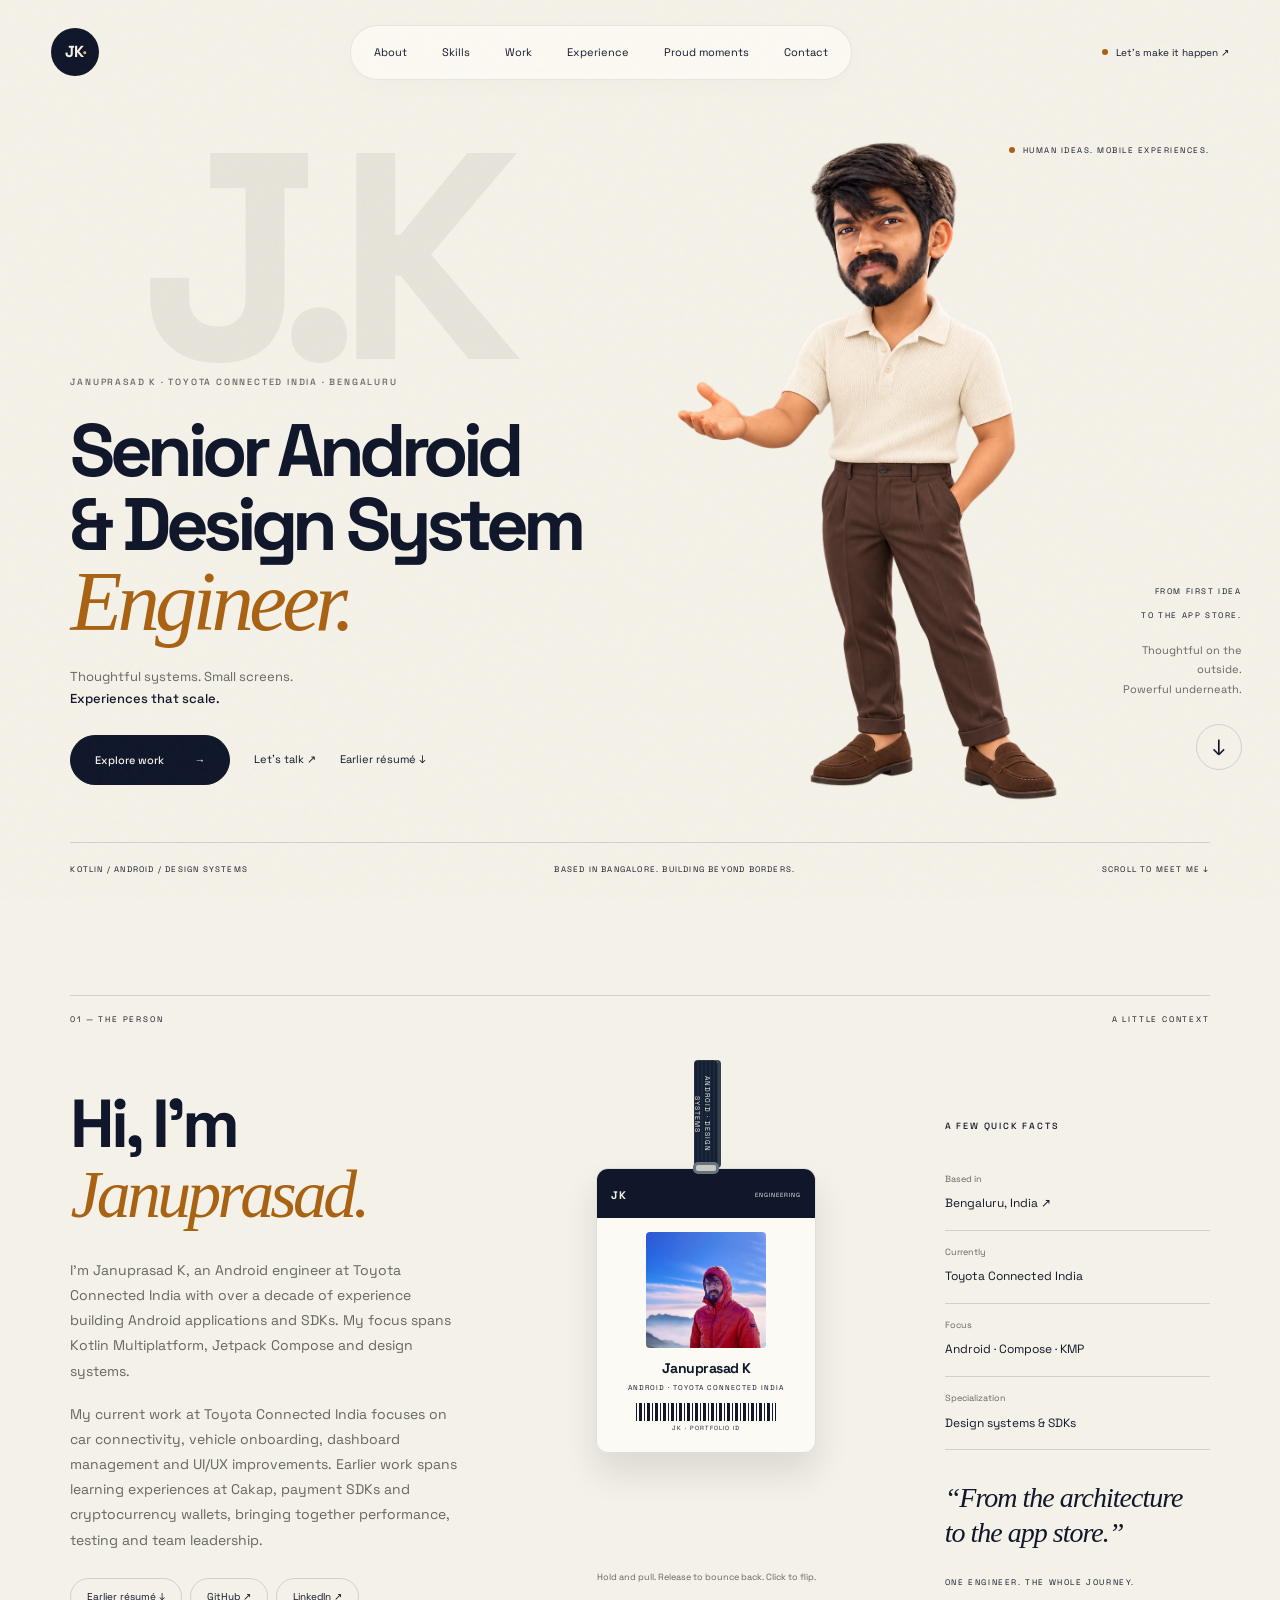
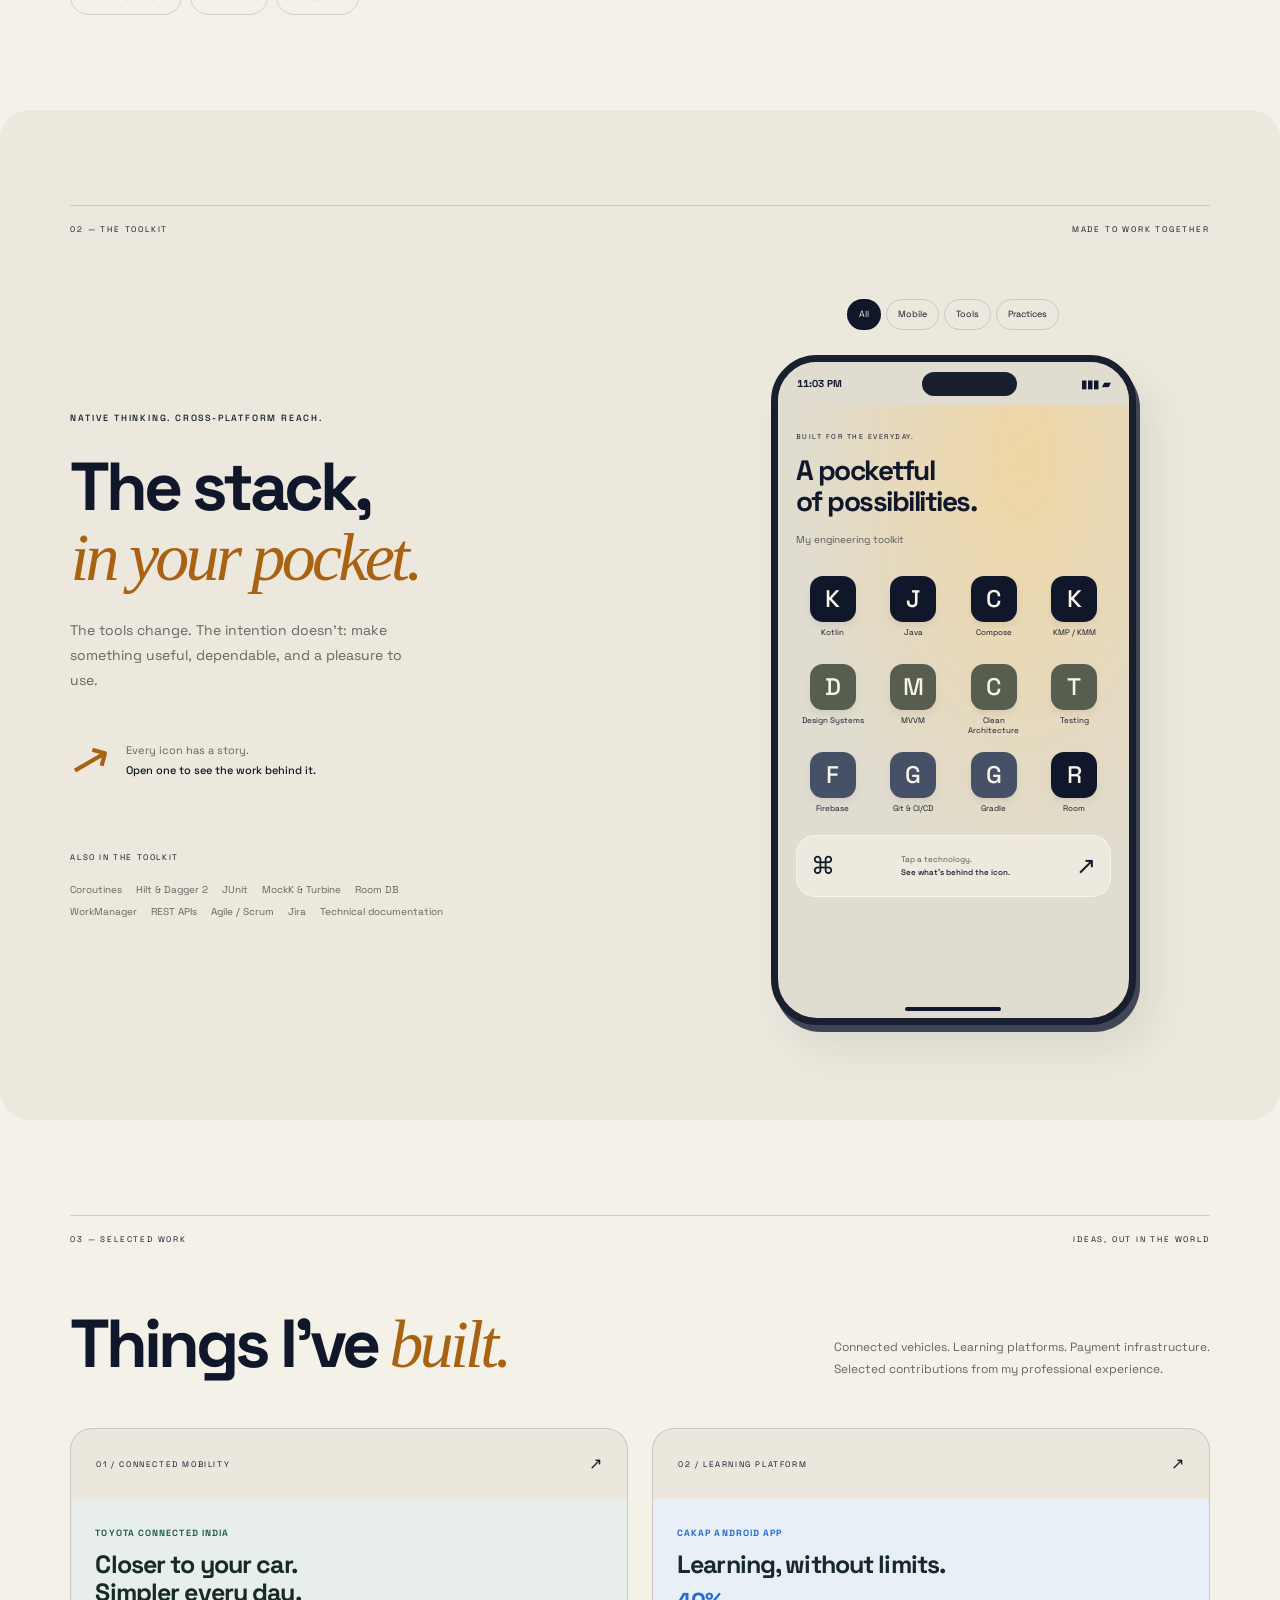
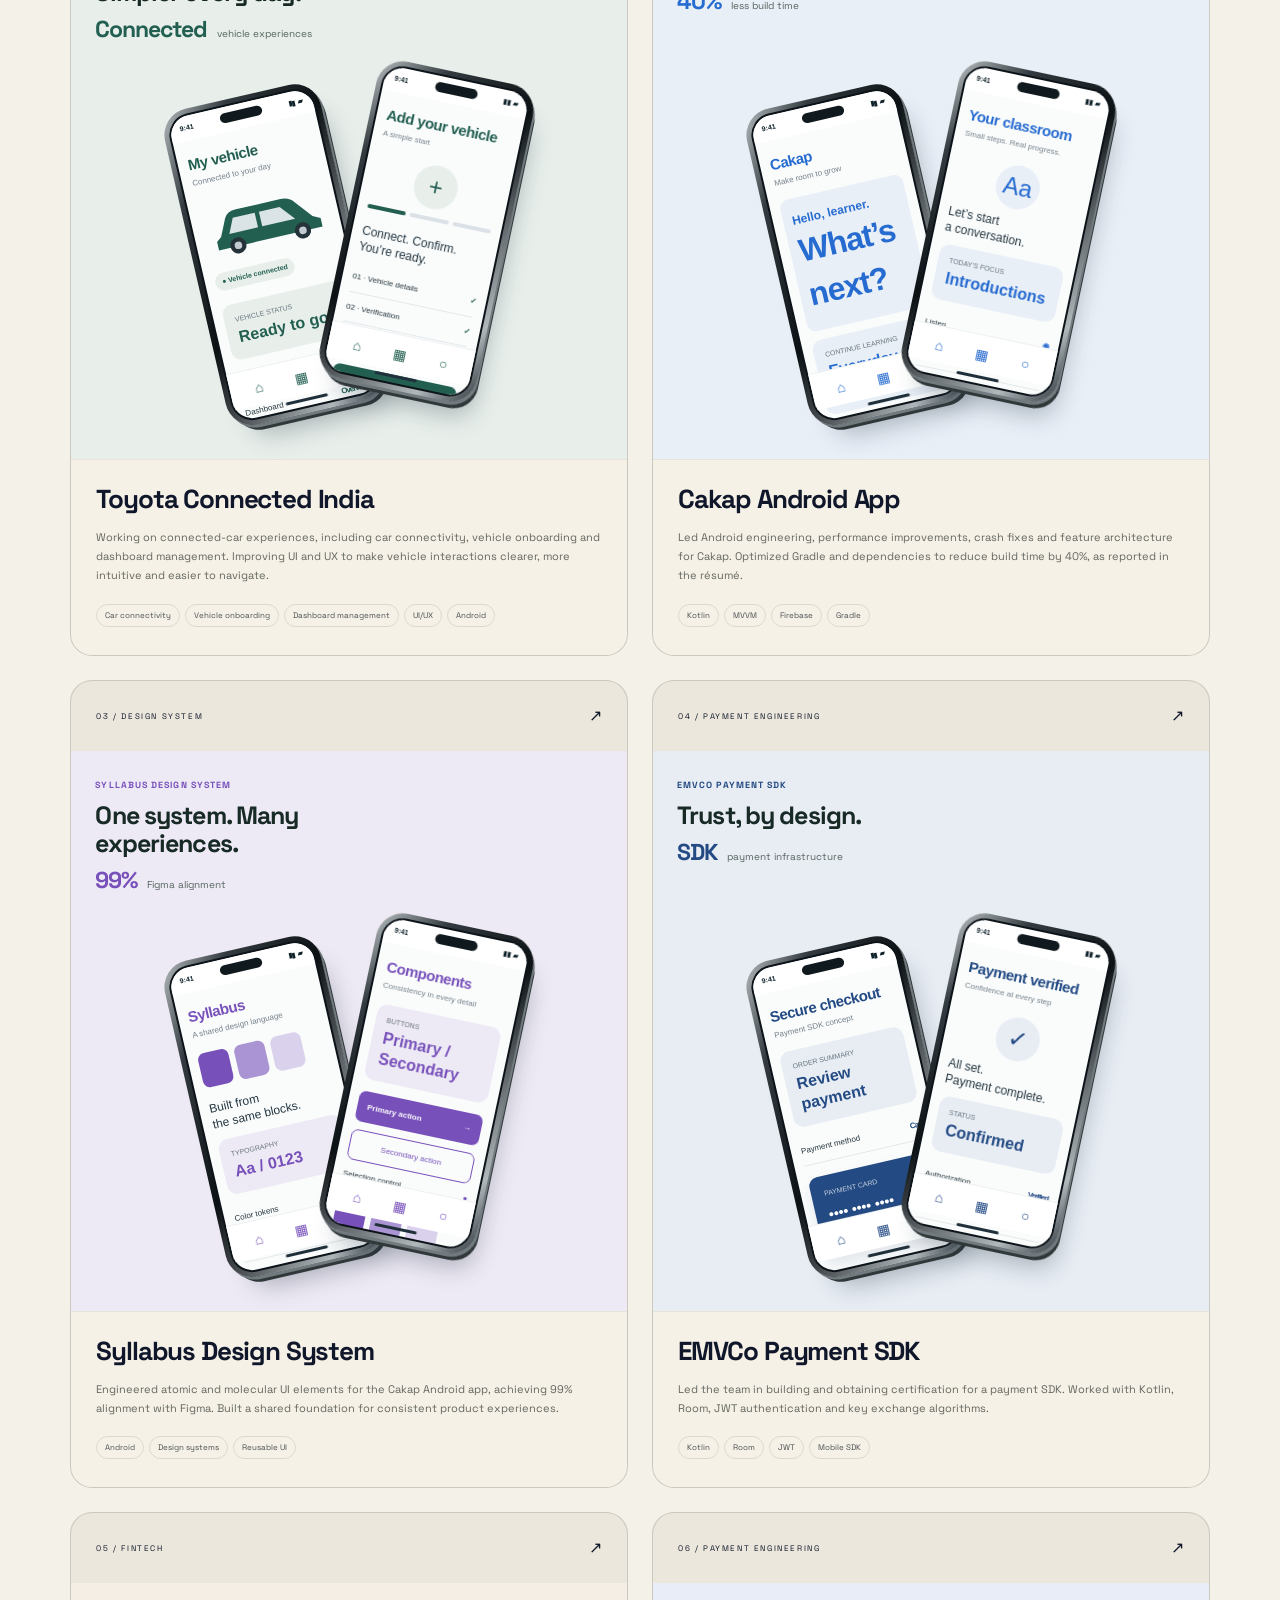
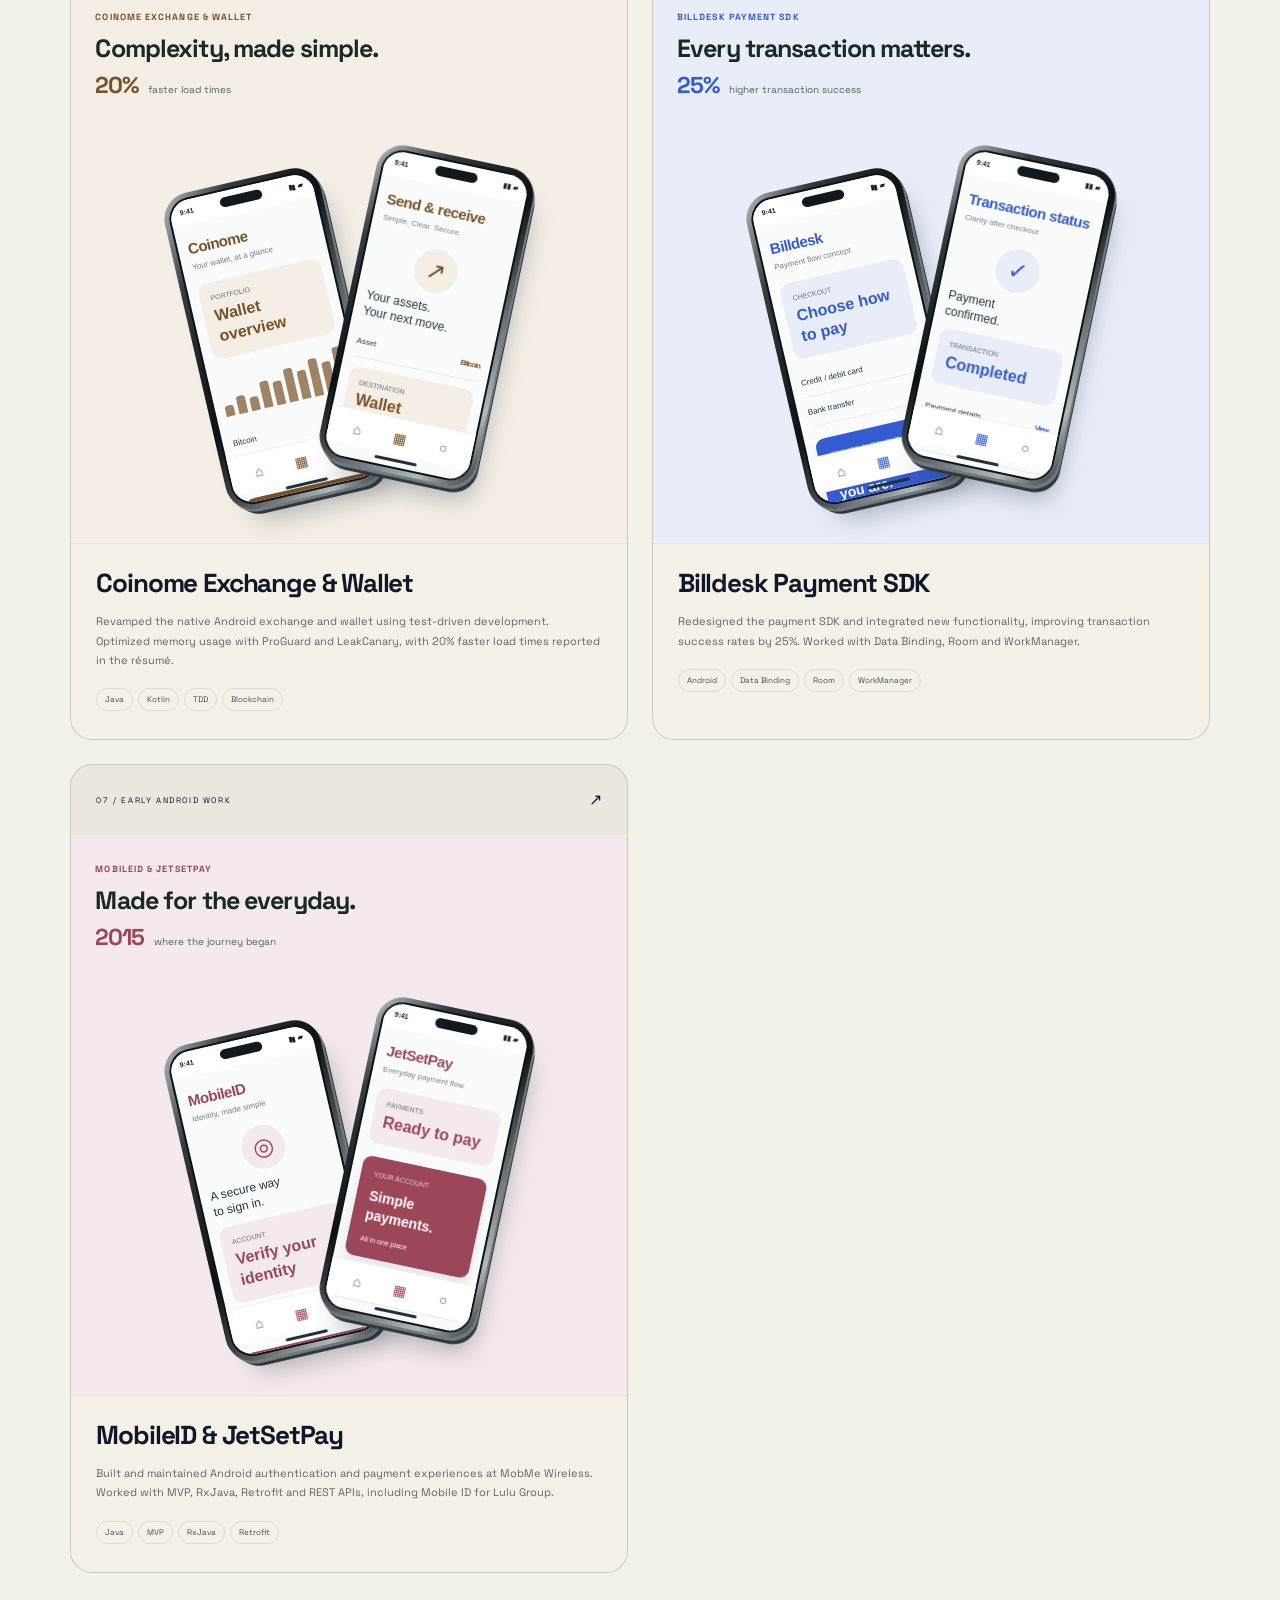
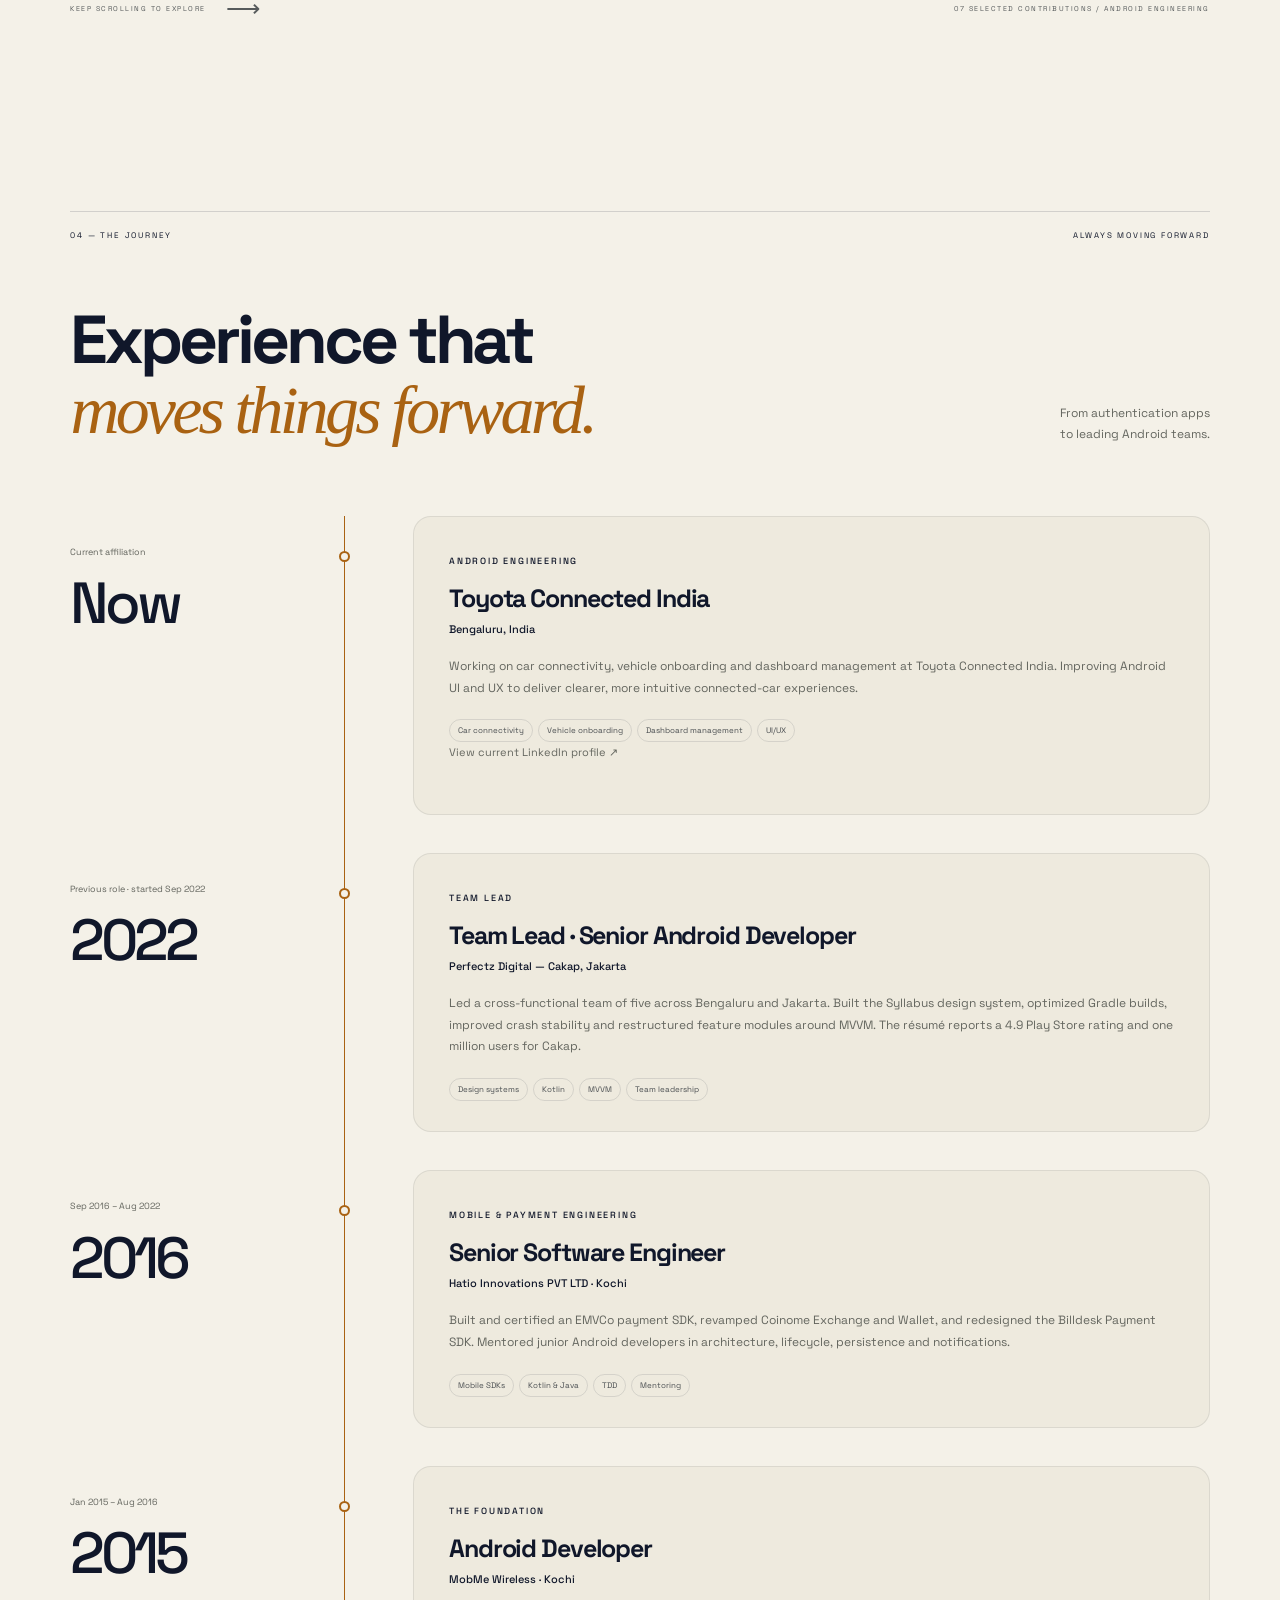
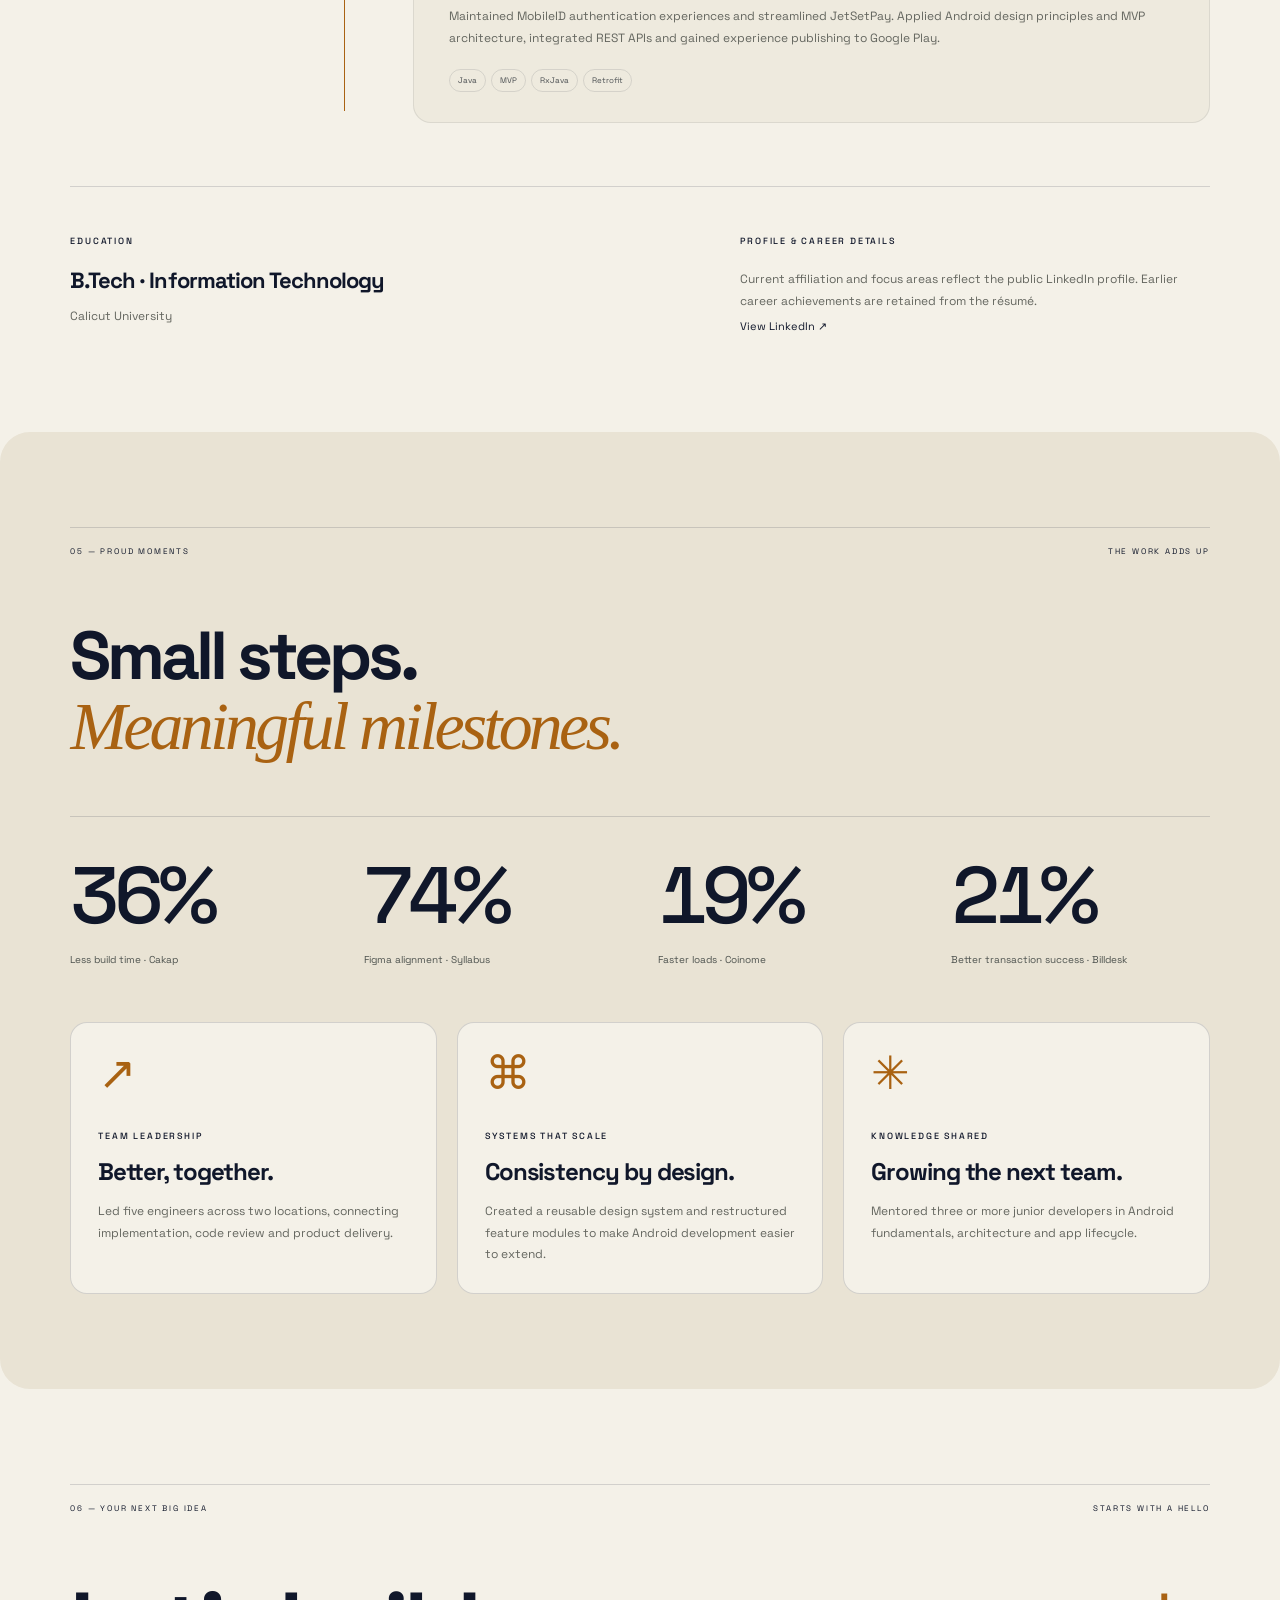
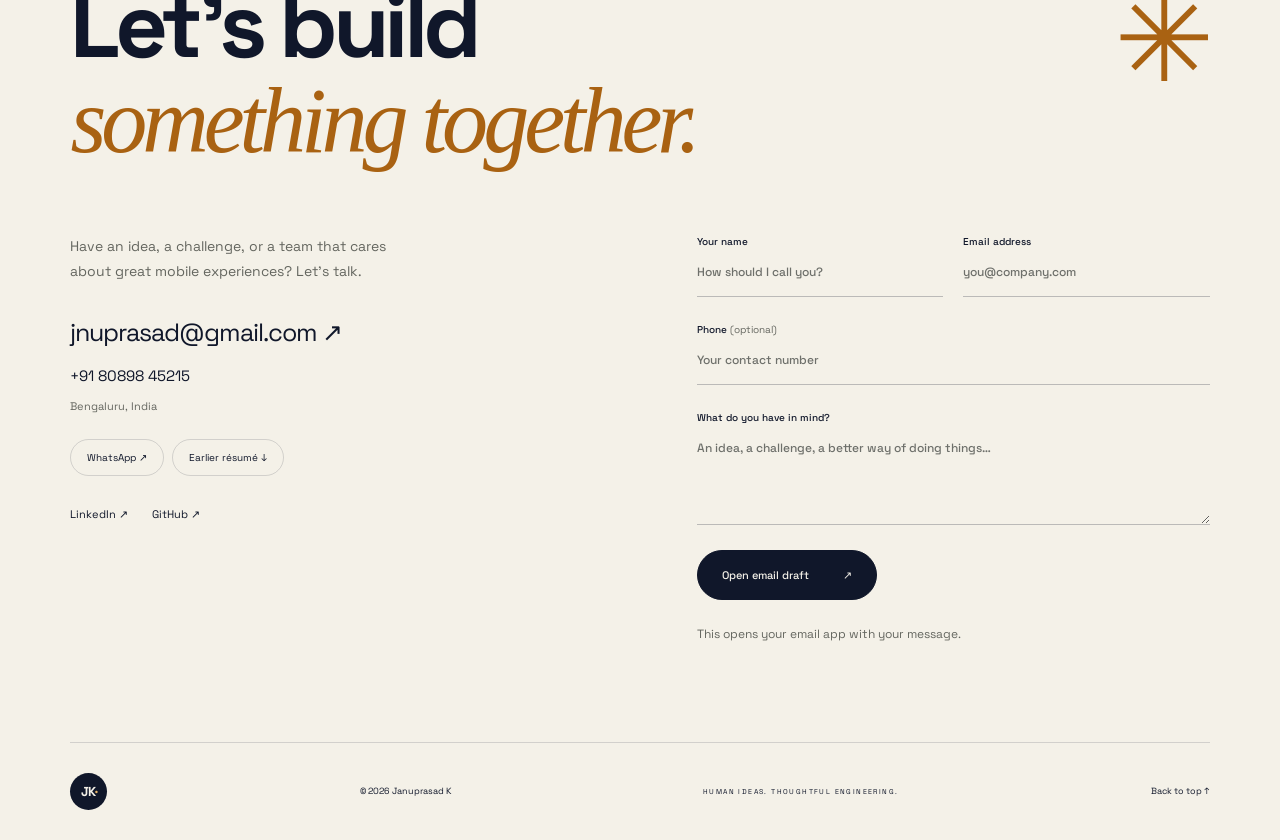
<file: index.html>
<!DOCTYPE html>

<html class="__variable_611886" lang="en"><head><meta charset="utf-8"/><meta content="width=device-width, initial-scale=1" name="viewport"/><link as="font" crossorigin="" href="fonts/31250b261513219c-s.p.woff2" rel="preload" type="font/woff2"/><link as="font" crossorigin="" href="fonts/46d978a299613541-s.p.woff2" rel="preload" type="font/woff2"/><link as="font" crossorigin="" href="fonts/5977941da3f6f441-s.p.woff2" rel="preload" type="font/woff2"/><link data-precedence="next" href="css/f474e1448b42ed88.css" rel="stylesheet"/><meta content="#F4F1E8" name="theme-color"/><title>Januprasad K | Senior Android Developer</title><meta content="Januprasad K — Senior Android developer specializing in design systems, Kotlin, mobile SDKs and scalable application architecture." name="description"/><meta content="Januprasad K" name="author"/><meta content="index, follow, max-image-preview:large" name="robots"/><link href="images/favicon.svg" rel="icon"/><meta content="" name="next-size-adjust"/><link href="css/custom.css" rel="stylesheet"/><link rel="stylesheet" href="css/project-mockups.css"/><link rel="stylesheet" href="css/avatar-companion.css"/></head><body><div hidden=""><!--$--><!--/$--></div><a class="skip-link" href="#main">Skip to content</a><header class="site-header"><a aria-label="Januprasad K home" class="monogram" href="#home">JK<span>·</span></a><button aria-controls="navigation" aria-expanded="false" aria-label="Menu: open navigation" class="menu-toggle">Menu <span aria-hidden="true">+</span></button><nav aria-label="Main navigation" class="pill-nav" id="navigation"><a href="#about">About</a><a href="#skills">Skills</a><a href="#projects">Work</a><a href="#experience">Experience</a><a href="#moments">Proud moments</a><a href="#contact">Contact</a></nav><a class="header-note" href="mailto:jnuprasad@gmail.com"><span></span> Let’s make it happen ↗</a></header><div aria-hidden="true" class="scroll-progress"></div><main id="main"><section class="hero" id="home"><div aria-hidden="true" class="hero-ghost"></div><div class="hero-topnote"><span class="status-dot"></span> HUMAN IDEAS. MOBILE EXPERIENCES.</div><div class="avatar-home"><img alt="Full-body 3D-style avatar of Januprasad, smiling in a navy overshirt and cream sneakers with an open welcoming hand" class="janu-avatar" fetchpriority="high" height="1536" src="images/januprasad-avatar.png" width="1024"/></div><div class="hero-copy"><p class="eyebrow">JANUPRASAD K · TOYOTA CONNECTED INDIA · BENGALURU</p><h1>Senior Android<br/>&amp; Design System<br/><em>Engineer.</em></h1><p class="hero-tagline">Thoughtful systems. Small screens.<br/><strong>Experiences that scale.</strong></p><div class="hero-actions"><a class="button primary" href="#projects">Explore work <span>→</span></a><a class="text-link" href="#contact">Let’s talk ↗</a><a class="text-link" download="" href="Januprasad.Senior.Android.pdf" rel="noopener" target="_blank" title="Earlier résumé — predates the LinkedIn profile update">Earlier résumé ↓</a></div></div><div class="hero-aside"><span class="tiny-label">FROM FIRST IDEA<br/>TO THE APP STORE.</span><p>Thoughtful on the outside.<br/>Powerful underneath.</p><a aria-label="Scroll to About" class="scroll-cue" href="#about">↓</a></div><div class="hero-bottom"><span>KOTLIN / ANDROID / DESIGN SYSTEMS</span><span>BASED IN BANGALORE. BUILDING BEYOND BORDERS.</span><span>SCROLL TO MEET ME ↓</span></div></section><section class="section about" id="about"><div class="section-marker"><span>01 — THE PERSON</span><span>A LITTLE CONTEXT</span></div><div class="about-grid"><div class="about-copy"><h2>Hi, I’m<br/><em>Januprasad.</em></h2><p>I’m Januprasad K, an Android engineer at Toyota Connected India with over a decade of experience building Android applications and SDKs. My focus spans Kotlin Multiplatform, Jetpack Compose and design systems.</p><p>My current work at Toyota Connected India focuses on car connectivity, vehicle onboarding, dashboard management and UI/UX improvements. Earlier work spans learning experiences at Cakap, payment SDKs and cryptocurrency wallets, bringing together performance, testing and team leadership.</p><div class="link-pills"><a download="" href="Januprasad.Senior.Android.pdf" title="Earlier résumé — predates the LinkedIn profile update">Earlier résumé ↓</a><a href="https://github.com/januprasad">GitHub ↗</a><a href="https://www.linkedin.com/in/januprasad">LinkedIn ↗</a></div></div><div class="badge-column"><div class="badge-scene"><div aria-hidden="true" class="lanyard">ANDROID · DESIGN SYSTEMS</div><svg aria-hidden="true" class="badge-cord" viewbox="0 0 320 390"><line stroke="currentColor" stroke-width="3" x1="160" x2="160" y1="0" y2="48"></line></svg><div class="badge-body"><button aria-pressed="false" class="badge-flip"><span class="sr-only">Flip to career stats</span><span aria-hidden="false" class="badge-face badge-front"><span class="badge-top"><b>JK</b><small>ENGINEERING</small></span><span class="badge-photo"><img alt="Januprasad outdoors wearing a red jacket" class="janu-profile" height="150" loading="lazy" src="images/januprasad-profile.jpg" width="170"/></span><strong>Januprasad K</strong><span>ANDROID · TOYOTA CONNECTED INDIA</span><span class="badge-footer"><i class="barcode"></i><small>JK · PORTFOLIO ID</small></span></span><span aria-hidden="true" class="badge-face badge-back"><span class="eyebrow">THE SHORT VERSION</span><strong>Made of<br/>experience.</strong><span class="badge-stats"><b>10+<small>YEARS</small></b><b>KMP<small>ANDROID</small></b></span><span>APPS · SDKs · DESIGN SYSTEMS</span><small>Android applications and robust SDKs.</small></span></button></div></div><p class="badge-hint">Hold and pull. Release to bounce back. Click to flip.</p></div><div class="quick-facts"><span class="eyebrow">A FEW QUICK FACTS</span><dl><div><dt>Based in</dt><dd>Bengaluru, India ↗</dd></div><div><dt>Currently</dt><dd>Toyota Connected India</dd></div><div><dt>Focus</dt><dd>Android · Compose · KMP</dd></div><div><dt>Specialization</dt><dd>Design systems &amp; SDKs</dd></div></dl><blockquote>“From the architecture<br/>to the app store.”</blockquote><span class="tiny-label">ONE ENGINEER. THE WHOLE JOURNEY.</span></div></div></section><section class="section skills" id="skills"><div class="section-marker"><span>02 — THE TOOLKIT</span><span>MADE TO WORK TOGETHER</span></div><div class="skills-layout"><div class="skills-copy"><span class="eyebrow">NATIVE THINKING. CROSS-PLATFORM REACH.</span><h2>The stack,<br/><em>in your pocket.</em></h2><p>The tools change. The intention doesn’t: make something useful, dependable, and a pleasure to use.</p><div class="skill-note"><span aria-hidden="true">↗</span><p>Every icon has a story.<br/><strong>Open one to see the work behind it.</strong></p></div><div class="additional-skills"><span class="tiny-label">ALSO IN THE TOOLKIT</span><ul><li>Coroutines</li><li>Hilt &amp; Dagger 2</li><li>JUnit</li><li>MockK &amp; Turbine</li><li>Room DB</li><li>WorkManager</li><li>REST APIs</li><li>Agile / Scrum</li><li>Jira</li><li>Technical documentation</li></ul></div></div><div class="skill-experience"><div aria-label="Filter technologies" class="filter-chips"><button aria-pressed="true" data-filter="All">All</button><button aria-pressed="false" data-filter="Mobile">Mobile</button><button aria-pressed="false" data-filter="Tools">Tools</button><button aria-pressed="false" data-filter="Practices">Practices</button></div><div class="skill-phone"><div class="phone-status"><span>9:41</span><i aria-hidden="true"></i><span aria-hidden="true">▮▮▮ ▰</span></div><div class="phone-home"><div class="phone-greeting"><span>BUILT FOR THE EVERYDAY.</span><strong>A pocketful<br/>of possibilities.</strong><small>My engineering toolkit</small></div><div class="app-grid"><button class="tech-app" data-category="Mobile" data-detail="Native Android development across applications and payment SDKs." data-name="Kotlin"><span aria-hidden="true" class="app-icon family-mobile">K</span><span>Kotlin</span></button><button class="tech-app" data-category="Mobile" data-detail="Android apps, authentication experiences and wallet development." data-name="Java"><span aria-hidden="true" class="app-icon family-mobile">J</span><span>Java</span></button><button class="tech-app" data-category="Mobile" data-detail="Jetpack Compose and reusable Android interfaces." data-name="Compose"><span aria-hidden="true" class="app-icon family-mobile">C</span><span>Compose</span></button><button class="tech-app" data-category="Mobile" data-detail="Kotlin Multiplatform Mobile is part of my Android toolkit." data-name="KMP / KMM"><span aria-hidden="true" class="app-icon family-mobile">K</span><span>KMP / KMM</span></button><button class="tech-app" data-category="Practices" data-detail="Built the Syllabus design system at Cakap with atomic and molecular UI components." data-name="Design Systems"><span aria-hidden="true" class="app-icon family-practices">D</span><span>Design Systems</span></button><button class="tech-app" data-category="Practices" data-detail="Restructured Cakap feature modules around separation of concerns." data-name="MVVM"><span aria-hidden="true" class="app-icon family-practices">M</span><span>MVVM</span></button><button class="tech-app" data-category="Practices" data-detail="Maintainable boundaries for application and SDK development." data-name="Clean Architecture"><span aria-hidden="true" class="app-icon family-practices">C</span><span>Clean Architecture</span></button><button class="tech-app" data-category="Practices" data-detail="Unit testing with JUnit, MockK and Turbine; test-driven development for Coinome." data-name="Testing"><span aria-hidden="true" class="app-icon family-practices">T</span><span>Testing</span></button><button class="tech-app" data-category="Tools" data-detail="Crash monitoring and fixes for Cakap." data-name="Firebase"><span aria-hidden="true" class="app-icon family-tools">F</span><span>Firebase</span></button><button class="tech-app" data-category="Tools" data-detail="Code review, delivery workflows and source control." data-name="Git &amp; CI/CD"><span aria-hidden="true" class="app-icon family-tools">G</span><span>Git &amp; CI/CD</span></button><button class="tech-app" data-category="Tools" data-detail="Build and dependency optimization at Cakap." data-name="Gradle"><span aria-hidden="true" class="app-icon family-tools">G</span><span>Gradle</span></button><button class="tech-app" data-category="Mobile" data-detail="Local persistence for mobile and payment SDK development." data-name="Room"><span aria-hidden="true" class="app-icon family-mobile">R</span><span>Room</span></button></div><div class="phone-dock"><span aria-hidden="true">⌘</span><p>Tap a technology.<br/><strong>See what’s behind the icon.</strong></p><span aria-hidden="true">↗</span></div></div><div aria-hidden="true" class="home-indicator"></div></div></div></div></section><section class="section work" id="projects"><div class="section-marker"><span>03 — SELECTED WORK</span><span>IDEAS, OUT IN THE WORLD</span></div><div class="section-heading"><h2>Things I’ve <em>built.</em></h2><p>Connected vehicles. Learning platforms. Payment infrastructure.<br/>Selected contributions from my professional experience.</p></div><div class="work-stage"><div class="work-window"><div class="work-rail"><article class="project-card project-toyota"><div class="project-top"><span class="tiny-label">01 / CONNECTED MOBILITY</span><span>↗</span></div><div class="case-visual case-mockup" data-theme="automotive"><div class="mockup-heading"><span>Toyota Connected India</span><strong>Closer to your car.<br/>Simpler every day.</strong><div class="mockup-metric"><b>Connected</b><small>vehicle experiences</small></div></div><div class="phone-pair" role="img" aria-label="Two illustrative app screens for Toyota Connected India"><div class="showcase-phone phone-back"><div class="showcase-screen"><div class="demo-status"><span>9:41</span><i></i><span>▮▮ ▰</span></div><div class="demo-app"><span class="demo-brand">My vehicle</span><p class="demo-subtitle">Connected to your day</p><svg viewBox="0 0 200 100" class="demo-car" aria-hidden="true"><path d="M24 63l13-28q5-10 20-10h73q14 0 22 11l22 27 12 6v14H16V69z" fill="currentColor"/><path d="M49 37h36v24H38zm43 0h34l20 24H92z" fill="#dae4e7"/><circle cx="48" cy="82" r="13" fill="#26323a"/><circle cx="154" cy="82" r="13" fill="#26323a"/><circle cx="48" cy="82" r="6" fill="#c3cbd0"/><circle cx="154" cy="82" r="6" fill="#c3cbd0"/></svg><div class="demo-pill">● Vehicle connected</div><div class="demo-box"><small>VEHICLE STATUS</small><strong>Ready to go</strong></div><div class="demo-row"><span>Doors</span><b>Locked</b></div><div class="demo-row"><span>Dashboard</span><b>Overview</b></div><div class="demo-action">View vehicle <span>→</span></div></div><div class="demo-tabbar"><span>⌂</span><span>▦</span><span>○</span></div><i class="demo-homebar"></i></div></div><div class="showcase-phone phone-front"><div class="showcase-screen"><div class="demo-status"><span>9:41</span><i></i><span>▮▮ ▰</span></div><div class="demo-app"><span class="demo-brand">Add your vehicle</span><p class="demo-subtitle">A simple start</p><div class="demo-round">+</div><div class="demo-progress"><i></i><i></i><i></i></div><h5>Connect. Confirm.<br>You’re ready.</h5><div class="demo-row"><span>01 · Vehicle details</span><b>✓</b></div><div class="demo-row"><span>02 · Verification</span><b>✓</b></div><div class="demo-row"><span>03 · Your dashboard</span><b>→</b></div><div class="demo-action">Continue <span>→</span></div></div><div class="demo-tabbar"><span>⌂</span><span>▦</span><span>○</span></div><i class="demo-homebar"></i></div></div></div></div><div class="project-copy"><div class="project-title"><h3>Toyota Connected India</h3></div><p>Working on connected-car experiences, including car connectivity, vehicle onboarding and dashboard management. Improving UI and UX to make vehicle interactions clearer, more intuitive and easier to navigate.</p><div class="tags"><span>Car connectivity</span><span>Vehicle onboarding</span><span>Dashboard management</span><span>UI/UX</span><span>Android</span></div></div></article><article class="project-card project-0"><div class="project-top"><span class="tiny-label">02 / LEARNING PLATFORM</span><span>↗</span></div><div class="case-visual case-mockup" data-theme="learning"><div class="mockup-heading"><span>Cakap Android App</span><strong>Learning, without limits.</strong><div class="mockup-metric"><b>40%</b><small>less build time</small></div></div><div class="phone-pair" role="img" aria-label="Two illustrative app screens for Cakap Android App"><div class="showcase-phone phone-back"><div class="showcase-screen"><div class="demo-status"><span>9:41</span><i></i><span>▮▮ ▰</span></div><div class="demo-app"><span class="demo-brand">Cakap</span><p class="demo-subtitle">Make room to grow</p><div class="demo-welcome">Hello, learner.<br><b>What’s next?</b></div><div class="demo-box"><small>CONTINUE LEARNING</small><strong>Everyday English</strong></div><div class="demo-progress wide"><i></i><i></i><i></i></div><div class="demo-row"><span>Speaking practice</span><b>→</b></div><div class="demo-row"><span>Your next lesson</span><b>→</b></div><div class="demo-action">Continue lesson <span>→</span></div></div><div class="demo-tabbar"><span>⌂</span><span>▦</span><span>○</span></div><i class="demo-homebar"></i></div></div><div class="showcase-phone phone-front"><div class="showcase-screen"><div class="demo-status"><span>9:41</span><i></i><span>▮▮ ▰</span></div><div class="demo-app"><span class="demo-brand">Your classroom</span><p class="demo-subtitle">Small steps. Real progress.</p><div class="demo-round">Aa</div><h5>Let’s start<br>a conversation.</h5><div class="demo-box"><small>TODAY’S FOCUS</small><strong>Introductions</strong></div><div class="demo-row"><span>Listen</span><b>◉</b></div><div class="demo-row"><span>Speak</span><b>◉</b></div><div class="demo-row"><span>Review</span><b>◉</b></div><div class="demo-action">Join classroom <span>→</span></div></div><div class="demo-tabbar"><span>⌂</span><span>▦</span><span>○</span></div><i class="demo-homebar"></i></div></div></div></div><div class="project-copy"><div class="project-title"><h3>Cakap Android App</h3></div><p>Led Android engineering, performance improvements, crash fixes and feature architecture for Cakap. Optimized Gradle and dependencies to reduce build time by 40%, as reported in the résumé.</p><div class="tags"><span>Kotlin</span><span>MVVM</span><span>Firebase</span><span>Gradle</span></div></div></article><article class="project-card project-1"><div class="project-top"><span class="tiny-label">03 / DESIGN SYSTEM</span><span>↗</span></div><div class="case-visual case-mockup" data-theme="design"><div class="mockup-heading"><span>Syllabus Design System</span><strong>One system. Many experiences.</strong><div class="mockup-metric"><b>99%</b><small>Figma alignment</small></div></div><div class="phone-pair" role="img" aria-label="Two illustrative app screens for Syllabus Design System"><div class="showcase-phone phone-back"><div class="showcase-screen"><div class="demo-status"><span>9:41</span><i></i><span>▮▮ ▰</span></div><div class="demo-app"><span class="demo-brand">Syllabus</span><p class="demo-subtitle">A shared design language</p><div class="demo-swatches"><i></i><i></i><i></i></div><h5>Built from<br>the same blocks.</h5><div class="demo-box"><small>TYPOGRAPHY</small><strong>Aa / 0123</strong></div><div class="demo-row"><span>Color tokens</span><b>→</b></div><div class="demo-row"><span>Components</span><b>→</b></div><div class="demo-action">Explore system <span>→</span></div></div><div class="demo-tabbar"><span>⌂</span><span>▦</span><span>○</span></div><i class="demo-homebar"></i></div></div><div class="showcase-phone phone-front"><div class="showcase-screen"><div class="demo-status"><span>9:41</span><i></i><span>▮▮ ▰</span></div><div class="demo-app"><span class="demo-brand">Components</span><p class="demo-subtitle">Consistency in every detail</p><div class="demo-box"><small>BUTTONS</small><strong>Primary / Secondary</strong></div><div class="demo-action">Primary action <span>→</span></div><div class="demo-outline">Secondary action</div><div class="demo-row"><span>Selection control</span><b>●</b></div><div class="demo-swatches"><i></i><i></i><i></i></div><div class="demo-box"><small>INPUT FIELD</small><strong>Your name</strong></div></div><div class="demo-tabbar"><span>⌂</span><span>▦</span><span>○</span></div><i class="demo-homebar"></i></div></div></div></div><div class="project-copy"><div class="project-title"><h3>Syllabus Design System</h3></div><p>Engineered atomic and molecular UI elements for the Cakap Android app, achieving 99% alignment with Figma. Built a shared foundation for consistent product experiences.</p><div class="tags"><span>Android</span><span>Design systems</span><span>Reusable UI</span></div></div></article><article class="project-card project-2"><div class="project-top"><span class="tiny-label">04 / PAYMENT ENGINEERING</span><span>↗</span></div><div class="case-visual case-mockup" data-theme="payments"><div class="mockup-heading"><span>EMVCo Payment SDK</span><strong>Trust, by design.</strong><div class="mockup-metric"><b>SDK</b><small>payment infrastructure</small></div></div><div class="phone-pair" role="img" aria-label="Two illustrative app screens for EMVCo Payment SDK"><div class="showcase-phone phone-back"><div class="showcase-screen"><div class="demo-status"><span>9:41</span><i></i><span>▮▮ ▰</span></div><div class="demo-app"><span class="demo-brand">Secure checkout</span><p class="demo-subtitle">Payment SDK concept</p><div class="demo-box"><small>ORDER SUMMARY</small><strong>Review payment</strong></div><div class="demo-row"><span>Payment method</span><b>Card</b></div><div class="demo-credit"><small>PAYMENT CARD</small><strong>•••• •••• ••••</strong><span>Secure details</span></div><div class="demo-row"><span>Authentication</span><b>Protected</b></div><div class="demo-action">Continue securely <span>→</span></div></div><div class="demo-tabbar"><span>⌂</span><span>▦</span><span>○</span></div><i class="demo-homebar"></i></div></div><div class="showcase-phone phone-front"><div class="showcase-screen"><div class="demo-status"><span>9:41</span><i></i><span>▮▮ ▰</span></div><div class="demo-app"><span class="demo-brand">Payment verified</span><p class="demo-subtitle">Confidence at every step</p><div class="demo-round">✓</div><h5>All set.<br>Payment complete.</h5><div class="demo-box"><small>STATUS</small><strong>Confirmed</strong></div><div class="demo-row"><span>Authorization</span><b>Verified</b></div><div class="demo-row"><span>Receipt</span><b>Available</b></div><div class="demo-action">Back to merchant <span>→</span></div></div><div class="demo-tabbar"><span>⌂</span><span>▦</span><span>○</span></div><i class="demo-homebar"></i></div></div></div></div><div class="project-copy"><div class="project-title"><h3>EMVCo Payment SDK</h3></div><p>Led the team in building and obtaining certification for a payment SDK. Worked with Kotlin, Room, JWT authentication and key exchange algorithms.</p><div class="tags"><span>Kotlin</span><span>Room</span><span>JWT</span><span>Mobile SDK</span></div></div></article><article class="project-card project-3"><div class="project-top"><span class="tiny-label">05 / FINTECH</span><span>↗</span></div><div class="case-visual case-mockup" data-theme="crypto"><div class="mockup-heading"><span>Coinome Exchange &amp; Wallet</span><strong>Complexity, made simple.</strong><div class="mockup-metric"><b>20%</b><small>faster load times</small></div></div><div class="phone-pair" role="img" aria-label="Two illustrative app screens for Coinome Exchange &amp; Wallet"><div class="showcase-phone phone-back"><div class="showcase-screen"><div class="demo-status"><span>9:41</span><i></i><span>▮▮ ▰</span></div><div class="demo-app"><span class="demo-brand">Coinome</span><p class="demo-subtitle">Your wallet, at a glance</p><div class="demo-box"><small>PORTFOLIO</small><strong>Wallet overview</strong></div><div class="demo-chart"><i style="height:25%"></i><i style="height:40%"></i><i style="height:32%"></i><i style="height:60%"></i><i style="height:53%"></i><i style="height:76%"></i><i style="height:64%"></i><i style="height:86%"></i><i style="height:72%"></i><i style="height:100%"></i></div><div class="demo-row"><span>Bitcoin</span><b>BTC</b></div><div class="demo-row"><span>Ethereum</span><b>ETH</b></div><div class="demo-action">Explore markets <span>→</span></div></div><div class="demo-tabbar"><span>⌂</span><span>▦</span><span>○</span></div><i class="demo-homebar"></i></div></div><div class="showcase-phone phone-front"><div class="showcase-screen"><div class="demo-status"><span>9:41</span><i></i><span>▮▮ ▰</span></div><div class="demo-app"><span class="demo-brand">Send & receive</span><p class="demo-subtitle">Simple. Clear. Secure.</p><div class="demo-round">↗</div><h5>Your assets.<br>Your next move.</h5><div class="demo-row"><span>Asset</span><b>Bitcoin</b></div><div class="demo-box"><small>DESTINATION</small><strong>Wallet address</strong></div><div class="demo-row"><span>Network</span><b>Review details</b></div><div class="demo-action">Review transfer <span>→</span></div></div><div class="demo-tabbar"><span>⌂</span><span>▦</span><span>○</span></div><i class="demo-homebar"></i></div></div></div></div><div class="project-copy"><div class="project-title"><h3>Coinome Exchange &amp; Wallet</h3></div><p>Revamped the native Android exchange and wallet using test-driven development. Optimized memory usage with ProGuard and LeakCanary, with 20% faster load times reported in the résumé.</p><div class="tags"><span>Java</span><span>Kotlin</span><span>TDD</span><span>Blockchain</span></div></div></article><article class="project-card project-4"><div class="project-top"><span class="tiny-label">06 / PAYMENT ENGINEERING</span><span>↗</span></div><div class="case-visual case-mockup" data-theme="billdesk"><div class="mockup-heading"><span>Billdesk Payment SDK</span><strong>Every transaction matters.</strong><div class="mockup-metric"><b>25%</b><small>higher transaction success</small></div></div><div class="phone-pair" role="img" aria-label="Two illustrative app screens for Billdesk Payment SDK"><div class="showcase-phone phone-back"><div class="showcase-screen"><div class="demo-status"><span>9:41</span><i></i><span>▮▮ ▰</span></div><div class="demo-app"><span class="demo-brand">Billdesk</span><p class="demo-subtitle">Payment flow concept</p><div class="demo-box"><small>CHECKOUT</small><strong>Choose how to pay</strong></div><div class="demo-row"><span>Credit / debit card</span><b>→</b></div><div class="demo-row"><span>Bank transfer</span><b>→</b></div><div class="demo-credit"><small>SECURE CHECKOUT</small><strong>Ready when you are.</strong><span>Clear payment steps</span></div><div class="demo-action">Continue <span>→</span></div></div><div class="demo-tabbar"><span>⌂</span><span>▦</span><span>○</span></div><i class="demo-homebar"></i></div></div><div class="showcase-phone phone-front"><div class="showcase-screen"><div class="demo-status"><span>9:41</span><i></i><span>▮▮ ▰</span></div><div class="demo-app"><span class="demo-brand">Transaction status</span><p class="demo-subtitle">Clarity after checkout</p><div class="demo-round">✓</div><h5>Payment<br>confirmed.</h5><div class="demo-box"><small>TRANSACTION</small><strong>Completed</strong></div><div class="demo-row"><span>Payment details</span><b>View</b></div><div class="demo-row"><span>Receipt</span><b>Download</b></div><div class="demo-action">Return to app <span>→</span></div></div><div class="demo-tabbar"><span>⌂</span><span>▦</span><span>○</span></div><i class="demo-homebar"></i></div></div></div></div><div class="project-copy"><div class="project-title"><h3>Billdesk Payment SDK</h3></div><p>Redesigned the payment SDK and integrated new functionality, improving transaction success rates by 25%. Worked with Data Binding, Room and WorkManager.</p><div class="tags"><span>Android</span><span>Data Binding</span><span>Room</span><span>WorkManager</span></div></div></article><article class="project-card project-5"><div class="project-top"><span class="tiny-label">07 / EARLY ANDROID WORK</span><span>↗</span></div><div class="case-visual case-mockup" data-theme="identity"><div class="mockup-heading"><span>MobileID &amp; JetSetPay</span><strong>Made for the everyday.</strong><div class="mockup-metric"><b>2015</b><small>where the journey began</small></div></div><div class="phone-pair" role="img" aria-label="Two illustrative app screens for MobileID &amp; JetSetPay"><div class="showcase-phone phone-back"><div class="showcase-screen"><div class="demo-status"><span>9:41</span><i></i><span>▮▮ ▰</span></div><div class="demo-app"><span class="demo-brand">MobileID</span><p class="demo-subtitle">Identity, made simple</p><div class="demo-round">◎</div><h5>A secure way<br>to sign in.</h5><div class="demo-box"><small>ACCOUNT</small><strong>Verify your identity</strong></div><div class="demo-row"><span>Authentication</span><b>Protected</b></div><div class="demo-action">Verify identity <span>→</span></div></div><div class="demo-tabbar"><span>⌂</span><span>▦</span><span>○</span></div><i class="demo-homebar"></i></div></div><div class="showcase-phone phone-front"><div class="showcase-screen"><div class="demo-status"><span>9:41</span><i></i><span>▮▮ ▰</span></div><div class="demo-app"><span class="demo-brand">JetSetPay</span><p class="demo-subtitle">Everyday payment flow</p><div class="demo-box"><small>PAYMENTS</small><strong>Ready to pay</strong></div><div class="demo-credit"><small>YOUR ACCOUNT</small><strong>Simple payments.</strong><span>All in one place</span></div><div class="demo-row"><span>Payment method</span><b>Choose</b></div><div class="demo-row"><span>Activity</span><b>View</b></div><div class="demo-action">Continue <span>→</span></div></div><div class="demo-tabbar"><span>⌂</span><span>▦</span><span>○</span></div><i class="demo-homebar"></i></div></div></div></div><div class="project-copy"><div class="project-title"><h3>MobileID &amp; JetSetPay</h3></div><p>Built and maintained Android authentication and payment experiences at MobMe Wireless. Worked with MVP, RxJava, Retrofit and REST APIs, including Mobile ID for Lulu Group.</p><div class="tags"><span>Java</span><span>MVP</span><span>RxJava</span><span>Retrofit</span></div></div></article></div></div><p class="work-scroll-note">KEEP SCROLLING TO EXPLORE <span aria-hidden="true">⟶</span> <span>07 SELECTED CONTRIBUTIONS / ANDROID ENGINEERING</span></p></div></section><section class="section experience" id="experience"><div class="section-marker"><span>04 — THE JOURNEY</span><span>ALWAYS MOVING FORWARD</span></div><div class="section-heading"><h2>Experience that<br/><em>moves things forward.</em></h2><p>From authentication apps<br/>to leading Android teams.</p></div><div class="timeline"><div aria-hidden="true" class="timeline-track"><i class="timeline-draw"></i></div><article class="timeline-item"><div class="timeline-date"><span>Current affiliation</span><strong>Now</strong></div><div class="role-card"><span class="eyebrow">ANDROID ENGINEERING</span><h3>Toyota Connected India</h3><h4>Bengaluru, India</h4><p>Working on car connectivity, vehicle onboarding and dashboard management at Toyota Connected India. Improving Android UI and UX to deliver clearer, more intuitive connected-car experiences.</p><div class="tags"><span>Car connectivity</span><span>Vehicle onboarding</span><span>Dashboard management</span><span>UI/UX</span></div><p><a class="text-link" href="https://www.linkedin.com/in/januprasad/" rel="noopener" target="_blank">View current LinkedIn profile ↗</a></p></div></article><article class="timeline-item"><div class="timeline-date"><span>Previous role · started Sep 2022</span><strong>2022</strong></div><div class="role-card"><span class="eyebrow">TEAM LEAD</span><h3>Team Lead · Senior Android Developer</h3><h4>Perfectz Digital — Cakap, Jakarta</h4><p>Led a cross-functional team of five across Bengaluru and Jakarta. Built the Syllabus design system, optimized Gradle builds, improved crash stability and restructured feature modules around MVVM. The résumé reports a 4.9 Play Store rating and one million users for Cakap.</p><div class="tags"><span>Design systems</span><span>Kotlin</span><span>MVVM</span><span>Team leadership</span></div></div></article><article class="timeline-item"><div class="timeline-date"><span>Sep 2016 – Aug 2022</span><strong>2016</strong></div><div class="role-card"><span class="eyebrow">MOBILE &amp; PAYMENT ENGINEERING</span><h3>Senior Software Engineer</h3><h4>Hatio Innovations PVT LTD · Kochi</h4><p>Built and certified an EMVCo payment SDK, revamped Coinome Exchange and Wallet, and redesigned the Billdesk Payment SDK. Mentored junior Android developers in architecture, lifecycle, persistence and notifications.</p><div class="tags"><span>Mobile SDKs</span><span>Kotlin &amp; Java</span><span>TDD</span><span>Mentoring</span></div></div></article><article class="timeline-item"><div class="timeline-date"><span>Jan 2015 – Aug 2016</span><strong>2015</strong></div><div class="role-card"><span class="eyebrow">THE FOUNDATION</span><h3>Android Developer</h3><h4>MobMe Wireless · Kochi</h4><p>Maintained MobileID authentication experiences and streamlined JetSetPay. Applied Android design principles and MVP architecture, integrated REST APIs and gained experience publishing to Google Play.</p><div class="tags"><span>Java</span><span>MVP</span><span>RxJava</span><span>Retrofit</span></div></div></article></div><div class="education"><div><span class="eyebrow">EDUCATION</span><h3>B.Tech · Information Technology</h3><p>Calicut University</p></div><div><span class="eyebrow">PROFILE &amp; CAREER DETAILS</span><p>Current affiliation and focus areas reflect the public LinkedIn profile. Earlier career achievements are retained from the résumé.</p><a class="text-link" href="https://www.linkedin.com/in/januprasad/">View LinkedIn ↗</a></div></div></section><section class="section moments" id="moments"><div class="section-marker"><span>05 — PROUD MOMENTS</span><span>THE WORK ADDS UP</span></div><h2>Small steps.<br/><em>Meaningful milestones.</em></h2><div class="stats"><div><strong>40%</strong><span>Less build time · Cakap</span></div><div><strong>99%</strong><span>Figma alignment · Syllabus</span></div><div><strong>20%</strong><span>Faster loads · Coinome</span></div><div><strong>25%</strong><span>Better transaction success · Billdesk</span></div></div><div class="moment-cards"><article><span class="moment-symbol">↗</span><span class="eyebrow">TEAM LEADERSHIP</span><h3>Better, together.</h3><p>Led five engineers across two locations, connecting implementation, code review and product delivery.</p></article><article><span class="moment-symbol">⌘</span><span class="eyebrow">SYSTEMS THAT SCALE</span><h3>Consistency by design.</h3><p>Created a reusable design system and restructured feature modules to make Android development easier to extend.</p></article><article><span class="moment-symbol">✳</span><span class="eyebrow">KNOWLEDGE SHARED</span><h3>Growing the next team.</h3><p>Mentored three or more junior developers in Android fundamentals, architecture and app lifecycle.</p></article></div></section><section class="section contact" id="contact"><div class="section-marker"><span>06 — YOUR NEXT BIG IDEA</span><span>STARTS WITH A HELLO</span></div><h2>Let’s build<br/><em>something together.</em><span aria-hidden="true" class="contact-spark">✳</span></h2><div class="contact-grid"><div class="contact-copy"><p>Have an idea, a challenge, or a team that cares about great mobile experiences? Let’s talk.</p><a class="email-link" href="mailto:jnuprasad@gmail.com">jnuprasad@gmail.com ↗</a><a class="phone-link" href="tel:+918089845215">+91 80898 45215</a><span class="contact-location">Bengaluru, India</span><div class="link-pills"><a href="https://wa.me/918089845215">WhatsApp ↗</a><a download="" href="Januprasad.Senior.Android.pdf" title="Earlier résumé — predates the LinkedIn profile update">Earlier résumé ↓</a></div><div class="socials"><a href="https://www.linkedin.com/in/januprasad">LinkedIn ↗</a><a href="https://github.com/januprasad">GitHub ↗</a></div></div><form class="contact-form"><div class="form-row"><label for="name">Your name<input autocomplete="name" id="name" name="name" placeholder="How should I call you?" required=""/></label><label for="email">Email address<input autocomplete="email" id="email" name="email" placeholder="you@company.com" required="" type="email"/></label></div><label for="phone">Phone <span>(optional)</span><input autocomplete="tel" id="phone" name="phone" placeholder="Your contact number" type="tel"/></label><label for="message">What do you have in mind?<textarea id="message" name="message" placeholder="An idea, a challenge, a better way of doing things…" required="" rows="3"></textarea></label><div aria-hidden="true" class="honeypot"><label>Leave this empty<input autocomplete="off" name="_gotcha" tabindex="-1"/></label></div><button class="button primary" type="submit">Open email draft <span>↗</span></button><p class="form-status idle" role="status" style="opacity:1">This opens your email app with your message.</p></form></div></section></main><footer class="site-footer"><a aria-label="Januprasad K home" class="monogram" href="#home">JK<span>·</span></a><span>© <!-- -->2026<!-- --> Januprasad K</span><span>HUMAN IDEAS. THOUGHTFUL ENGINEERING.</span><a href="#home">Back to top ↑</a></footer><!--$--><!--/$--><script defer="" src="js/portfolio.js"></script><script defer src="js/counters.js"></script><script defer src="js/badge.js"></script><script defer src="js/toolkit-phone.js"></script><script defer src="js/avatar-companion.js"></script><script defer src="js/avatar-outfits.js"></script></body></html>
</file>
<file: css/f474e1448b42ed88.css>
@font-face{font-family:grotesk;src:url(../fonts/5977941da3f6f441-s.p.woff2) format("woff2");font-display:swap;font-weight:400}@font-face{font-family:grotesk;src:url(../fonts/31250b261513219c-s.p.woff2) format("woff2");font-display:swap;font-weight:500}@font-face{font-family:grotesk;src:url(../fonts/46d978a299613541-s.p.woff2) format("woff2");font-display:swap;font-weight:700}@font-face{font-family:grotesk Fallback;src:local("Arial");ascent-override:88.75%;descent-override:26.34%;line-gap-override:0.00%;size-adjust:110.87%}.__className_611886{font-family:grotesk,grotesk Fallback}.__variable_611886{--font-grotesk:"grotesk","grotesk Fallback"}

/*! tailwindcss v4.3.3 | MIT License | https://tailwindcss.com */@layer properties{@supports (((-webkit-hyphens:none)) and (not (margin-trim:inline))) or ((-moz-orient:inline) and (not (color:rgb(from red r g b)))){*,::backdrop,:after,:before{--tw-rotate-x:initial;--tw-rotate-y:initial;--tw-rotate-z:initial;--tw-skew-x:initial;--tw-skew-y:initial;--tw-border-style:solid;--tw-shadow:0 0 #0000;--tw-shadow-color:initial;--tw-shadow-alpha:100%;--tw-inset-shadow:0 0 #0000;--tw-inset-shadow-color:initial;--tw-inset-shadow-alpha:100%;--tw-ring-color:initial;--tw-ring-shadow:0 0 #0000;--tw-inset-ring-color:initial;--tw-inset-ring-shadow:0 0 #0000;--tw-ring-inset:initial;--tw-ring-offset-width:0px;--tw-ring-offset-color:#fff;--tw-ring-offset-shadow:0 0 #0000;--tw-outline-style:solid;--tw-blur:initial;--tw-brightness:initial;--tw-contrast:initial;--tw-grayscale:initial;--tw-hue-rotate:initial;--tw-invert:initial;--tw-opacity:initial;--tw-saturate:initial;--tw-sepia:initial;--tw-drop-shadow:initial;--tw-drop-shadow-color:initial;--tw-drop-shadow-alpha:100%;--tw-drop-shadow-size:initial;--tw-ease:initial}}}@layer theme{:host,:root{--font-sans:var(--font-grotesk);--font-mono:ui-monospace,SFMono-Regular,Menlo,Monaco,Consolas,"Liberation Mono","Courier New",monospace;--color-black:#000;--color-white:#fff;--spacing:.25rem;--ease-out:cubic-bezier(0,0,.2,1);--ease-in-out:cubic-bezier(.4,0,.2,1);--default-transition-duration:.15s;--default-transition-timing-function:cubic-bezier(.4,0,.2,1);--default-font-family:var(--font-grotesk);--default-mono-font-family:var(--font-mono);--color-cream:#f4f1e8;--color-ink:#10172a;--color-amber:#a96212}}@layer base{*,::backdrop,:after,:before{box-sizing:border-box;border:0 solid;margin:0;padding:0}::file-selector-button{box-sizing:border-box;border:0 solid;margin:0;padding:0}:host,html{-webkit-text-size-adjust:100%;tab-size:4;line-height:1.5;font-family:var(--default-font-family,-apple-system,BlinkMacSystemFont,"Segoe UI",Roboto,"Helvetica Neue","Noto Sans",Arial,sans-serif,"Apple Color Emoji","Segoe UI Emoji","Segoe UI Symbol","Noto Color Emoji");font-feature-settings:var(--default-font-feature-settings,normal);font-variation-settings:var(--default-font-variation-settings,normal);-webkit-tap-highlight-color:transparent}hr{height:0;color:inherit;border-top-width:1px}abbr:where([title]){-webkit-text-decoration:underline dotted;text-decoration:underline dotted}h1,h2,h3,h4,h5,h6{font-size:inherit;font-weight:inherit}a{color:inherit;-webkit-text-decoration:inherit;text-decoration:inherit}b,strong{font-weight:bolder}code,kbd,pre,samp{font-family:var(--default-mono-font-family,ui-monospace,SFMono-Regular,Menlo,Monaco,Consolas,"Liberation Mono","Courier New",monospace);font-feature-settings:var(--default-mono-font-feature-settings,normal);font-variation-settings:var(--default-mono-font-variation-settings,normal);font-size:1em}small{font-size:80%}sub,sup{vertical-align:baseline;font-size:75%;line-height:0;position:relative}sub{bottom:-.25em}sup{top:-.5em}table{text-indent:0;border-color:inherit;border-collapse:collapse}:-moz-focusring:where(:not(iframe)){outline:auto}progress{vertical-align:baseline}summary{display:list-item}menu,ol,ul{list-style:none}audio,canvas,embed,iframe,img,object,svg,video{vertical-align:middle;display:block}img,video{max-width:100%;height:auto}button,input,optgroup,select,textarea{font:inherit;font-feature-settings:inherit;font-variation-settings:inherit;letter-spacing:inherit;color:inherit;opacity:1;background-color:#0000;border-radius:0}::file-selector-button{font:inherit;font-feature-settings:inherit;font-variation-settings:inherit;letter-spacing:inherit;color:inherit;opacity:1;background-color:#0000;border-radius:0}:where(select:is([multiple],[size])) optgroup{font-weight:bolder}:where(select:is([multiple],[size])) optgroup option{padding-inline-start:20px}::file-selector-button{margin-inline-end:4px}::placeholder{opacity:1}@supports (not ((-webkit-appearance:-apple-pay-button))) or (contain-intrinsic-size:1px){::placeholder{color:currentColor}@supports (color:color-mix(in lab,red,red)){::placeholder{color:color-mix(in oklab,currentcolor 50%,transparent)}}}textarea{resize:vertical}::-webkit-search-decoration{-webkit-appearance:none}::-webkit-date-and-time-value{min-height:1lh;text-align:inherit}::-webkit-datetime-edit{display:inline-flex}::-webkit-datetime-edit-fields-wrapper{padding:0}::-webkit-datetime-edit,::-webkit-datetime-edit-year-field{padding-block:0}::-webkit-datetime-edit-day-field,::-webkit-datetime-edit-month-field{padding-block:0}::-webkit-datetime-edit-hour-field,::-webkit-datetime-edit-minute-field{padding-block:0}::-webkit-datetime-edit-millisecond-field,::-webkit-datetime-edit-second-field{padding-block:0}::-webkit-datetime-edit-meridiem-field{padding-block:0}::-webkit-calendar-picker-indicator{line-height:1}:-moz-ui-invalid{box-shadow:none}button,input:where([type=button],[type=reset],[type=submit]){appearance:button}::file-selector-button{appearance:button}::-webkit-inner-spin-button,::-webkit-outer-spin-button{height:auto}[hidden]:where(:not([hidden=until-found])){display:none!important}}@layer components;@layer utilities{.collapse{visibility:collapse}.invisible{visibility:hidden}.visible{visibility:visible}.sr-only{clip-path:inset(50%);white-space:nowrap;border-width:0;width:1px;height:1px;margin:-1px;padding:0;overflow:hidden}.absolute,.sr-only{position:absolute}.fixed{position:fixed}.relative{position:relative}.static{position:static}.sticky{position:sticky}.start-0{inset-inline-start:calc(var(--spacing) * 0)}.start-50{inset-inline-start:calc(var(--spacing) * 50)}.start-100{inset-inline-start:calc(var(--spacing) * 100)}.end-0{inset-inline-end:calc(var(--spacing) * 0)}.end-50{inset-inline-end:calc(var(--spacing) * 50)}.end-100{inset-inline-end:calc(var(--spacing) * 100)}.top-0{top:0}.top-50{top:calc(var(--spacing) * 50)}.top-100{top:calc(var(--spacing) * 100)}.bottom-0{bottom:0}.bottom-50{bottom:calc(var(--spacing) * 50)}.bottom-100{bottom:calc(var(--spacing) * 100)}.z-0{z-index:0}.z-1{z-index:1}.z-2{z-index:2}.z-3{z-index:3}.order-0{order:0}.order-1{order:1}.order-2{order:2}.order-3{order:3}.order-4{order:4}.order-5{order:5}.order-first{order:-9999}.order-last{order:9999}.col-1{grid-column:1}.col-2{grid-column:2}.col-3{grid-column:3}.col-4{grid-column:4}.col-5{grid-column:5}.col-6{grid-column:6}.col-7{grid-column:7}.col-8{grid-column:8}.col-9{grid-column:9}.col-10{grid-column:10}.col-11{grid-column:11}.col-12{grid-column:12}.col-auto{grid-column:auto}.float-end{float:inline-end}.float-none{float:none}.float-start{float:inline-start}.container{width:100%}@media (min-width:40rem){.container{max-width:40rem}}@media (min-width:48rem){.container{max-width:48rem}}@media (min-width:64rem){.container{max-width:64rem}}@media (min-width:80rem){.container{max-width:80rem}}@media (min-width:96rem){.container{max-width:96rem}}.m-0{margin:0}.m-1{margin:var(--spacing)}.m-2{margin:calc(var(--spacing) * 2)}.m-3{margin:calc(var(--spacing) * 3)}.m-4{margin:calc(var(--spacing) * 4)}.m-5{margin:calc(var(--spacing) * 5)}.m-auto{margin:auto}.mx-0{margin-inline:0}.mx-1{margin-inline:var(--spacing)}.mx-2{margin-inline:calc(var(--spacing) * 2)}.mx-3{margin-inline:calc(var(--spacing) * 3)}.mx-4{margin-inline:calc(var(--spacing) * 4)}.mx-5{margin-inline:calc(var(--spacing) * 5)}.mx-auto{margin-inline:auto}.my-0{margin-block:0}.my-1{margin-block:var(--spacing)}.my-2{margin-block:calc(var(--spacing) * 2)}.my-3{margin-block:calc(var(--spacing) * 3)}.my-4{margin-block:calc(var(--spacing) * 4)}.my-5{margin-block:calc(var(--spacing) * 5)}.my-auto{margin-block:auto}.ms-0{margin-inline-start:0}.ms-1{margin-inline-start:var(--spacing)}.ms-2{margin-inline-start:calc(var(--spacing) * 2)}.ms-3{margin-inline-start:calc(var(--spacing) * 3)}.ms-4{margin-inline-start:calc(var(--spacing) * 4)}.ms-5{margin-inline-start:calc(var(--spacing) * 5)}.ms-auto{margin-inline-start:auto}.me-0{margin-inline-end:0}.me-1{margin-inline-end:var(--spacing)}.me-2{margin-inline-end:calc(var(--spacing) * 2)}.me-3{margin-inline-end:calc(var(--spacing) * 3)}.me-4{margin-inline-end:calc(var(--spacing) * 4)}.me-5{margin-inline-end:calc(var(--spacing) * 5)}.me-auto{margin-inline-end:auto}.mt-0{margin-top:0}.mt-1{margin-top:var(--spacing)}.mt-2{margin-top:calc(var(--spacing) * 2)}.mt-3{margin-top:calc(var(--spacing) * 3)}.mt-4{margin-top:calc(var(--spacing) * 4)}.mt-5{margin-top:calc(var(--spacing) * 5)}.mt-auto{margin-top:auto}.mb-0{margin-bottom:0}.mb-1{margin-bottom:var(--spacing)}.mb-2{margin-bottom:calc(var(--spacing) * 2)}.mb-3{margin-bottom:calc(var(--spacing) * 3)}.mb-4{margin-bottom:calc(var(--spacing) * 4)}.mb-5{margin-bottom:calc(var(--spacing) * 5)}.mb-auto{margin-bottom:auto}.block{display:block}.contents{display:contents}.flex{display:flex}.grid{display:grid}.hidden{display:none}.inline{display:inline}.inline-block{display:inline-block}.inline-flex{display:inline-flex}.inline-grid{display:inline-grid}.table{display:table}.table-cell{display:table-cell}.table-row{display:table-row}.h-25{height:calc(var(--spacing) * 25)}.h-50{height:calc(var(--spacing) * 50)}.h-75{height:calc(var(--spacing) * 75)}.h-100{height:calc(var(--spacing) * 100)}.h-auto{height:auto}.w-25{width:calc(var(--spacing) * 25)}.w-50{width:calc(var(--spacing) * 50)}.w-75{width:calc(var(--spacing) * 75)}.w-100{width:calc(var(--spacing) * 100)}.w-auto{width:auto}.flex-shrink{flex-shrink:1}.flex-shrink-0{flex-shrink:0}.flex-shrink-1,.shrink{flex-shrink:1}.flex-grow{flex-grow:1}.flex-grow-0{flex-grow:0}.flex-grow-1,.grow{flex-grow:1}.caption-top{caption-side:top}.border-collapse{border-collapse:collapse}.transform{transform:var(--tw-rotate-x,) var(--tw-rotate-y,) var(--tw-rotate-z,) var(--tw-skew-x,) var(--tw-skew-y,)}.cursor-text{cursor:text}.resize{resize:both}.flex-row{flex-direction:row}.flex-row-reverse{flex-direction:row-reverse}.flex-nowrap{flex-wrap:nowrap}.flex-wrap{flex-wrap:wrap}.flex-wrap-reverse{flex-wrap:wrap-reverse}.gap-0{gap:0}.gap-1{gap:var(--spacing)}.gap-2{gap:calc(var(--spacing) * 2)}.gap-3{gap:calc(var(--spacing) * 3)}.gap-4{gap:calc(var(--spacing) * 4)}.gap-5{gap:calc(var(--spacing) * 5)}.truncate{text-overflow:ellipsis;white-space:nowrap;overflow:hidden}.overflow-auto{overflow:auto}.overflow-hidden{overflow:hidden}.overflow-scroll{overflow:scroll}.overflow-visible{overflow:visible}.overflow-x-auto{overflow-x:auto}.overflow-x-hidden{overflow-x:hidden}.overflow-x-scroll{overflow-x:scroll}.overflow-x-visible{overflow-x:visible}.overflow-y-auto{overflow-y:auto}.overflow-y-hidden{overflow-y:hidden}.overflow-y-scroll{overflow-y:scroll}.overflow-y-visible{overflow-y:visible}.rounded{border-radius:.25rem}.border{border-style:var(--tw-border-style);border-width:1px}.border-0{border-style:var(--tw-border-style);border-width:0}.border-1{border-style:var(--tw-border-style);border-width:1px}.border-2{border-style:var(--tw-border-style);border-width:2px}.border-3{border-style:var(--tw-border-style);border-width:3px}.border-4{border-style:var(--tw-border-style);border-width:4px}.border-5{border-style:var(--tw-border-style);border-width:5px}.border-black{border-color:var(--color-black)}.border-white{border-color:var(--color-white)}.bg-black{background-color:var(--color-black)}.bg-transparent{background-color:#0000}.bg-white{background-color:var(--color-white)}.p-0{padding:0}.p-1{padding:var(--spacing)}.p-2{padding:calc(var(--spacing) * 2)}.p-3{padding:calc(var(--spacing) * 3)}.p-4{padding:calc(var(--spacing) * 4)}.p-5{padding:calc(var(--spacing) * 5)}.px-0{padding-inline:0}.px-1{padding-inline:var(--spacing)}.px-2{padding-inline:calc(var(--spacing) * 2)}.px-3{padding-inline:calc(var(--spacing) * 3)}.px-4{padding-inline:calc(var(--spacing) * 4)}.px-5{padding-inline:calc(var(--spacing) * 5)}.py-0{padding-block:0}.py-1{padding-block:var(--spacing)}.py-2{padding-block:calc(var(--spacing) * 2)}.py-3{padding-block:calc(var(--spacing) * 3)}.py-4{padding-block:calc(var(--spacing) * 4)}.py-5{padding-block:calc(var(--spacing) * 5)}.ps-0{padding-inline-start:0}.ps-1{padding-inline-start:var(--spacing)}.ps-2{padding-inline-start:calc(var(--spacing) * 2)}.ps-3{padding-inline-start:calc(var(--spacing) * 3)}.ps-4{padding-inline-start:calc(var(--spacing) * 4)}.ps-5{padding-inline-start:calc(var(--spacing) * 5)}.pe-0{padding-inline-end:0}.pe-1{padding-inline-end:var(--spacing)}.pe-2{padding-inline-end:calc(var(--spacing) * 2)}.pe-3{padding-inline-end:calc(var(--spacing) * 3)}.pe-4{padding-inline-end:calc(var(--spacing) * 4)}.pe-5{padding-inline-end:calc(var(--spacing) * 5)}.pt-0{padding-top:0}.pt-1{padding-top:var(--spacing)}.pt-2{padding-top:calc(var(--spacing) * 2)}.pt-3{padding-top:calc(var(--spacing) * 3)}.pt-4{padding-top:calc(var(--spacing) * 4)}.pt-5{padding-top:calc(var(--spacing) * 5)}.pb-0{padding-bottom:0}.pb-1{padding-bottom:var(--spacing)}.pb-2{padding-bottom:calc(var(--spacing) * 2)}.pb-3{padding-bottom:calc(var(--spacing) * 3)}.pb-4{padding-bottom:calc(var(--spacing) * 4)}.pb-5{padding-bottom:calc(var(--spacing) * 5)}.text-center{text-align:center}.text-end{text-align:end}.text-left{text-align:left}.text-right{text-align:right}.text-start{text-align:start}.align-baseline{vertical-align:baseline}.align-bottom{vertical-align:bottom}.align-middle{vertical-align:middle}.align-text-bottom{vertical-align:text-bottom}.align-text-top{vertical-align:text-top}.align-top{vertical-align:top}.text-nowrap{text-wrap:nowrap}.text-wrap{text-wrap:wrap}.text-black{color:var(--color-black)}.text-white{color:var(--color-white)}.capitalize{text-transform:capitalize}.lowercase{text-transform:lowercase}.uppercase{text-transform:uppercase}.italic{font-style:italic}.line-through{text-decoration-line:line-through}.underline{text-decoration-line:underline}.opacity-0{opacity:0}.opacity-25{opacity:.25}.opacity-50{opacity:.5}.opacity-75{opacity:.75}.opacity-100{opacity:1}.shadow{--tw-shadow:0 1px 3px 0 var(--tw-shadow-color,#0000001a),0 1px 2px -1px var(--tw-shadow-color,#0000001a)}.shadow,.shadow-lg{box-shadow:var(--tw-inset-shadow),var(--tw-inset-ring-shadow),var(--tw-ring-offset-shadow),var(--tw-ring-shadow),var(--tw-shadow)}.shadow-lg{--tw-shadow:0 10px 15px -3px var(--tw-shadow-color,#0000001a),0 4px 6px -4px var(--tw-shadow-color,#0000001a)}.shadow-none{--tw-shadow:0 0 #0000}.shadow-none,.shadow-sm{box-shadow:var(--tw-inset-shadow),var(--tw-inset-ring-shadow),var(--tw-ring-offset-shadow),var(--tw-ring-shadow),var(--tw-shadow)}.shadow-sm{--tw-shadow:0 1px 3px 0 var(--tw-shadow-color,#0000001a),0 1px 2px -1px var(--tw-shadow-color,#0000001a)}.outline{outline-style:var(--tw-outline-style);outline-width:1px}.blur{--tw-blur:blur(8px)}.blur,.invert{filter:var(--tw-blur,) var(--tw-brightness,) var(--tw-contrast,) var(--tw-grayscale,) var(--tw-hue-rotate,) var(--tw-invert,) var(--tw-saturate,) var(--tw-sepia,) var(--tw-drop-shadow,)}.invert{--tw-invert:invert(100%)}.filter{filter:var(--tw-blur,) var(--tw-brightness,) var(--tw-contrast,) var(--tw-grayscale,) var(--tw-hue-rotate,) var(--tw-invert,) var(--tw-saturate,) var(--tw-sepia,) var(--tw-drop-shadow,)}.transition{transition-property:color,background-color,border-color,outline-color,text-decoration-color,fill,stroke,--tw-gradient-from,--tw-gradient-via,--tw-gradient-to,opacity,box-shadow,transform,translate,scale,rotate,filter,-webkit-backdrop-filter,backdrop-filter,display,content-visibility,overlay,pointer-events;transition-timing-function:var(--tw-ease,var(--default-transition-timing-function));transition-duration:var(--tw-duration,var(--default-transition-duration))}.ease-in-out{--tw-ease:var(--ease-in-out);transition-timing-function:var(--ease-in-out)}.ease-out{--tw-ease:var(--ease-out);transition-timing-function:var(--ease-out)}.backface-hidden{backface-visibility:hidden}}html.lenis,html.lenis body{height:auto}.lenis:not(.lenis-autoToggle).lenis-stopped{overflow:clip}.lenis [data-lenis-prevent-horizontal],.lenis [data-lenis-prevent-touch],.lenis [data-lenis-prevent-vertical],.lenis [data-lenis-prevent-wheel],.lenis [data-lenis-prevent]{overscroll-behavior:contain}.lenis.lenis-smooth iframe{pointer-events:none}.lenis.lenis-autoToggle{transition-behavior:allow-discrete;transition-property:overflow;transition-duration:1ms}:root{--cream:#f4f1e8;--ink:#10172a;--amber:#a96212;--line:#10172a26;--muted:#64665f;--scroll-progress:0}*{box-sizing:border-box}html{scroll-padding-top:115px}body{background:var(--cream);color:var(--ink);font-family:var(--font-grotesk),Arial,sans-serif;-webkit-font-smoothing:antialiased;margin:0}body:after{content:"";z-index:90;pointer-events:none;opacity:.035;background-image:url("data:image/svg+xml,%3Csvg viewBox='0 0 180 180' xmlns='http://www.w3.org/2000/svg'%3E%3Cfilter id='grain'%3E%3CfeTurbulence type='fractalNoise' baseFrequency='.85' numOctaves='3' stitchTiles='stitch'/%3E%3C/filter%3E%3Cpath fill='%23000' filter='url(%23grain)' opacity='.5' d='M0 0h180v180H0z'/%3E%3C/svg%3E");position:fixed;inset:0}a{color:inherit;text-decoration:none}button,input,textarea{font:inherit}a,button{touch-action:manipulation}button{cursor:pointer}button:disabled{cursor:wait;opacity:.6}button{color:inherit}a,button{-webkit-tap-highlight-color:transparent}a:hover{color:var(--amber)}:focus-visible{outline:3px solid var(--amber);outline-offset:5px}::selection{color:var(--ink);background:#eac991}p{color:var(--muted);font-size:14px;line-height:1.8}h1,h2,h3,h4,p{margin:0}h1,h2,h3{letter-spacing:-.06em;font-weight:700}h2{font-size:clamp(45px,5.3vw,82px);line-height:1.03}h3{letter-spacing:-.045em;font-size:28px;line-height:1.15}blockquote,em{letter-spacing:-.055em;font-family:Georgia,Times New Roman,serif;font-style:italic;font-weight:400}em{color:var(--amber)}.sr-only{clip:rect(0,0,0,0);white-space:nowrap;border:0;width:1px;height:1px;margin:-1px;padding:0;position:absolute;overflow:hidden}.skip-link{z-index:200;background:var(--ink);color:var(--cream);border-radius:30px;padding:12px 20px;position:fixed;top:-100px;left:20px}.skip-link:focus{top:20px}.scroll-progress{width:100%;height:3px;transform:scaleX(var(--scroll-progress));transform-origin:0;background:var(--amber);z-index:100;position:fixed;top:0;left:0}.site-header{z-index:60;pointer-events:none;justify-content:space-between;align-items:center;gap:24px;display:flex;position:fixed;top:25px;left:4%;right:4%}.site-header>*{pointer-events:auto}.monogram{background:var(--ink);width:48px;height:48px;color:var(--cream);letter-spacing:-1px;border-radius:50%;flex-shrink:0;justify-content:center;align-items:center;font-size:16px;font-weight:700;display:inline-flex}.monogram span{color:#e7b468}.monogram:hover{background:var(--amber);color:#fff}.pill-nav{-webkit-backdrop-filter:blur(14px);backdrop-filter:blur(14px);background:#fcfaf3e8;border:1px solid #10172a16;border-radius:50px;align-items:center;gap:3px;padding:7px;display:flex;box-shadow:0 6px 25px #10172a05}.pill-nav a{white-space:nowrap;border-radius:30px;padding:11px 16px;font-size:11px;transition:background .2s,color .2s}.pill-nav a[aria-current]{background:var(--ink);color:var(--cream)}.header-note{background:var(--cream);align-items:center;gap:8px;padding:8px 0;font-size:10px;display:flex}.header-note>span,.status-dot{background:var(--amber);border-radius:50%;width:6px;height:6px;display:inline-block}.menu-toggle{display:none}.hero{isolation:isolate;height:100svh;min-height:860px;max-height:1100px;padding:0 5.5%;position:relative;overflow:clip}.hero-ghost{letter-spacing:-.09em;color:#e6e3da;white-space:nowrap;z-index:-1;pointer-events:none;font-size:clamp(120px,22.3vw,360px);font-weight:700;line-height:1;position:absolute;top:110px;left:50%;translate:-50%}.hero-topnote{letter-spacing:1.5px;align-items:center;gap:8px;font-size:8px;display:flex;position:absolute;top:144px;right:5.5%}.hero-copy{z-index:10;pointer-events:none;width:45%;position:absolute;bottom:115px;left:5.5%}.hero-copy a{pointer-events:auto}.eyebrow{letter-spacing:1.8px;font-size:9px;font-weight:500;line-height:1.5}.hero h1{letter-spacing:-.075em;margin:25px 0 22px;font-size:clamp(56px,5.45vw,86px);line-height:.99}.hero h1 em{font-size:1.14em;line-height:.98}.hero-tagline{font-size:13px;line-height:1.7}.hero-tagline strong{color:var(--ink);font-weight:500}.hero-actions{align-items:center;gap:24px;margin-top:24px;display:flex}.button{border:1px solid var(--line);color:var(--ink);border-radius:32px;justify-content:space-between;align-items:center;gap:30px;padding:16px 24px;font-size:11px;font-weight:500;transition:transform .25s,background .25s;display:inline-flex}.button:hover{transform:translateY(-3px)}.button.primary{background:var(--ink);color:var(--cream);border-color:var(--ink)}.button.primary:hover{background:var(--amber);border-color:var(--amber)}.text-link{border-bottom:1px solid #0000;padding:8px 0;font-size:11px}.text-link:hover{border-color:var(--amber)}.hero-aside{text-align:right;position:absolute;bottom:130px;right:5.5%}.tiny-label{letter-spacing:1.6px;font-size:8px;line-height:1.8}.hero-aside p{margin-top:16px;font-size:11px}.scroll-cue{border:1px solid var(--line);border-radius:50%;place-content:center;width:46px;height:46px;margin-top:24px;font-size:22px;display:inline-grid}.hero-bottom{border-top:1px solid var(--line);letter-spacing:1.2px;justify-content:space-between;gap:20px;padding-top:20px;font-size:8px;display:flex;position:absolute;bottom:25px;left:5.5%;right:5.5%}.avatar-home{width:30%;height:64%;max-height:650px;top:20%;left:46%}.avatar-guide,.avatar-home{pointer-events:none;position:absolute}.avatar-guide{z-index:25;--dock-progress:0;inset:0}.avatar-figure{filter:drop-shadow(0 24px 18px #10172a13);width:100%;height:100%;position:relative}.avatar-figure img,.avatar-figure video{object-fit:contain;width:100%;height:100%;position:absolute;inset:0}.avatar-poster.behind-video{visibility:hidden}.avatar-controls{white-space:nowrap;pointer-events:auto;border:1px solid var(--line);background:#fcfaf3ed;border-radius:24px;gap:4px;padding:4px;display:flex;position:absolute;bottom:-23px;left:50%;transform:translate(-50%)}.avatar-controls button{background:0 0;border:0;border-radius:20px;padding:7px 10px;font-size:9px}.avatar-controls button:hover{background:#e9e4d9}.avatar-caption{color:#f4f1e8;text-align:center;background:#10172a;border-radius:12px;width:min(330px,80vw);padding:14px 17px;font-size:12px;line-height:1.6;bottom:44px;left:50%;translate:-50%;box-shadow:0 12px 30px #10172a10}.avatar-caption,.avatar-close{pointer-events:auto;position:absolute}.avatar-close{background:var(--ink);color:var(--cream);border:0;border-radius:50%;width:28px;height:28px;font-size:20px;top:-10px;right:-8px}.avatar-guide.is-docked{background:#e8dfcc;border:1px solid #c9c0ae;border-radius:70px 70px 24px 24px;box-shadow:0 8px 30px #10172a15}.is-docked .avatar-figure{border-radius:inherit;overflow:hidden}.is-docked .avatar-controls{bottom:0}.is-docked .avatar-controls button{padding:6px 7px;font-size:8px}.is-docked .avatar-caption{text-align:left;width:235px;margin-bottom:18px;bottom:100%;left:auto;right:0;translate:none}.is-docked.is-dismissed{display:none}.section{max-width:1600px;margin:0 auto;padding:95px 5.5%;scroll-margin-top:20px}.section-marker{border-top:1px solid var(--line);letter-spacing:1.8px;justify-content:space-between;gap:20px;margin-bottom:64px;padding-top:17px;font-size:8px;display:flex}.about-grid{grid-template-columns:1.05fr .9fr .7fr;align-items:center;gap:6%;display:grid}.about-copy h2{margin-bottom:28px}.about-copy p+p{margin-top:18px}.link-pills{flex-wrap:wrap;gap:8px;margin-top:25px;display:flex}.link-pills a{border:1px solid var(--line);border-radius:30px;padding:10px 16px;font-size:10px;transition:background .2s}.link-pills a:hover{background:#e6ddcd}.quick-facts{align-self:center}.quick-facts dl{margin:22px 0 30px}.quick-facts dl>div{border-bottom:1px solid var(--line);padding:15px 0}.quick-facts dt{color:var(--muted);margin-bottom:7px;font-size:9px}.quick-facts dd{margin:0;font-size:12px;line-height:1.8}.quick-facts dd span{float:right}.quick-facts blockquote{letter-spacing:-1px;margin:30px 0 18px;font-size:28px;line-height:1.25}.badge-column{align-self:center}.badge-scene{width:320px;max-width:100%;height:405px;margin:auto;position:relative}.lanyard{background:var(--ink);color:#f4f1e8;letter-spacing:1px;writing-mode:vertical-rl;text-align:center;z-index:1;border-radius:4px;width:24px;height:106px;padding:8px 5px;font-size:7px;position:absolute;top:-60px;left:calc(50% - 12px);transform:rotate(3deg);box-shadow:3px 0 #36404c}.badge-cord{width:320px;max-width:100%;height:390px;color:var(--ink);position:absolute;inset:0;overflow:visible}.badge-body{perspective:1200px;touch-action:pan-y;cursor:grab;width:220px;height:285px;position:absolute;top:48px;left:calc(50% - 110px)}.badge-body:active{cursor:grabbing;touch-action:none}.badge-flip{width:100%;height:100%;transform-style:preserve-3d;cursor:inherit;background:0 0;border:none;border-radius:12px;padding:0;transition:rotate .65s cubic-bezier(.2,.8,.2,1);position:relative;box-shadow:0 20px 35px #10172a1c}.badge-flip.is-flipped{rotate:y 180deg}.badge-face{backface-visibility:hidden;background:#fcfaf4;border:1px solid #10172a1f;border-radius:12px;flex-direction:column;position:absolute;inset:0;overflow:hidden}.badge-face,.badge-top{align-items:center;display:flex}.badge-top{background:var(--ink);color:var(--cream);letter-spacing:1px;justify-content:space-between;width:100%;padding:18px 14px 14px;font-size:11px}.badge-top small{letter-spacing:1px;font-size:6px}.badge-photo{border-radius:4px;width:120px;height:116px;margin:14px 0 10px;overflow:hidden}.badge-photo img{object-fit:cover;width:100%;height:100%}.badge-front>strong{letter-spacing:-.5px;font-size:14px}.badge-front>span:not(.badge-top):not(.badge-photo):not(.badge-footer){letter-spacing:1px;margin-top:4px;font-size:7px}.badge-footer{flex-direction:column;align-items:center;gap:3px;margin-top:10px;display:flex}.barcode{background:repeating-linear-gradient(90deg,var(--ink) 0,var(--ink) 1px,transparent 1px,transparent 3px,var(--ink) 3px,var(--ink) 6px,transparent 6px,transparent 8px);width:140px;height:18px;display:block}.badge-footer small{letter-spacing:1px;font-size:6px}.badge-back{background:var(--ink);color:var(--cream);text-align:left;align-items:flex-start;padding:25px 18px;transform:rotateY(180deg)}.badge-back>strong{letter-spacing:-1px;margin:16px 0;font-size:29px;line-height:1.1}.badge-stats{gap:35px;display:flex}.badge-stats b{font-size:30px;font-weight:500;line-height:1.1}.badge-stats small{letter-spacing:1px;margin:6px 0 20px;font-size:7px;display:block}.badge-back>span:not(.eyebrow):not(.badge-stats){letter-spacing:1px;font-size:8px}.badge-back>small{margin-top:13px;font-family:Georgia,serif;font-size:10px;font-style:italic}.badge-hint{text-align:center;margin-top:-22px;font-size:9px}.badge-hint>span{vertical-align:middle;margin-right:8px;font-size:18px}.skills{background:#ece8dd;border-radius:30px}.skills-layout{grid-template-columns:1fr 1fr;align-items:center;gap:10%;display:grid}.skills-copy h2{margin:24px 0 25px}.skills-copy>p{max-width:350px}.skill-note{align-items:center;gap:14px;margin-top:30px;display:flex}.skill-note>span{color:var(--amber);font-family:Georgia,serif;font-size:50px;transform:rotate(15deg)}.skill-note p{font-size:11px}.skill-note strong{color:var(--ink);font-weight:500}.additional-skills{max-width:380px;margin-top:45px}.additional-skills ul{flex-wrap:wrap;gap:6px 14px;margin:15px 0 0;padding:0;list-style:none;display:flex}.additional-skills li{color:#65655e;font-size:10px;line-height:1.6}.filter-chips{flex-wrap:wrap;justify-content:center;gap:5px;margin-bottom:25px;display:flex}.filter-chips button{border:1px solid var(--line);background:0 0;border-radius:20px;padding:8px 11px;font-size:9px}.filter-chips button[aria-pressed=true]{background:var(--ink);color:var(--cream)}.skill-phone{background:#e0dccf;border:7px solid #182030;border-radius:46px;max-width:365px;min-height:670px;margin:auto;position:relative;overflow:hidden;box-shadow:4px 7px #404655,18px 25px 40px #10172a13}.phone-status{justify-content:space-between;align-items:center;height:43px;padding:0 19px;font-size:11px;font-weight:700;display:flex}.phone-status i{background:#182030;border-radius:30px;width:95px;height:24px}.phone-home{background:radial-gradient(at 70% 10%,#efd6a4,#0000 65%);padding:17px 18px 30px}.phone-greeting>span{letter-spacing:1.5px;font-size:7px}.phone-greeting strong{letter-spacing:-1.5px;margin:9px 0;font-size:28px;line-height:1.1;display:block}.phone-greeting small{color:#595b56;font-size:10px}.app-grid{grid-template-columns:repeat(4,1fr);gap:17px 7px;margin-top:26px;display:grid}.tech-app{background:0 0;border:none;flex-direction:column;align-items:center;gap:6px;padding:0;transition:opacity .25s,transform .2s;display:flex}.tech-app:hover{transform:translateY(-3px)}.tech-app>span:last-child{text-align:center;color:#10172a;min-height:19px;font-size:8px;line-height:1.2}.app-icon{background:var(--ink);color:#f8f4e8;border-radius:13px;place-content:center;width:46px;height:46px;font-size:24px;font-weight:500;display:grid;box-shadow:0 4px 7px #10172a10}.family-backend{background:#645d4d}.family-ai{background:#a36218}.family-tools{background:#465168}.family-practices{background:#575e50}.phone-dock{background:#fcfaf370;border:1px solid #fff7;border-radius:19px;justify-content:space-between;align-items:center;gap:10px;margin-top:12px;padding:12px 14px;display:flex}.phone-dock>span{font-size:24px}.phone-dock p{color:#53564e;font-size:8px;line-height:1.6}.phone-dock strong{color:var(--ink);font-weight:500}.home-indicator{background:var(--ink);border-radius:3px;width:96px;height:4px;position:absolute;bottom:7px;left:calc(50% - 48px)}.skill-detail{z-index:3;background:#f6f1e5;flex-direction:column;align-items:flex-start;padding:22px;display:flex;position:absolute;inset:43px 0 20px;overflow:auto}.app-back{background:0 0;border:none;padding:0 0 20px;font-size:11px}.skill-detail>.app-icon{border-radius:19px;width:65px;height:65px;margin:24px 0;font-size:32px}.skill-detail h3{margin:13px 0 20px;font-size:36px}.skill-detail p{font-size:13px}.skill-project{border-top:1px solid var(--line);width:100%;margin-top:auto;padding-top:25px}.skill-project>span{letter-spacing:1px;font-size:8px}.skill-project>strong{margin:12px 0 20px;font-size:16px;display:block}.skill-project>a{border-bottom:1px solid var(--line);font-size:11px}.section-heading{justify-content:space-between;align-items:flex-end;gap:50px;margin-bottom:48px;display:flex}.section-heading>p{font-size:12px}.work{max-width:none;padding-left:0;padding-right:0;overflow:clip}.work>.section-heading,.work>.section-marker{margin-left:5.5%;margin-right:5.5%}.work-window{width:100%;overflow:clip}.work-rail{will-change:transform;gap:24px;width:max-content;padding:0 5.5vw;display:flex}.project-card{border:1px solid var(--line);background:#ebe7dc;border-radius:22px;flex-direction:column;flex-shrink:0;width:440px;display:flex;overflow:hidden}.project-card.featured{background:#e5e6df;width:590px}.project-card.project-8{background:#e7dfca}.project-top{justify-content:space-between;align-items:center;padding:23px 25px;display:flex}.project-visual{height:265px;position:relative;overflow:hidden}.project-orbit{border:1px solid #10172a14;border-radius:50%;position:absolute;inset:5% 10%;transform:rotate(-25deg)}.mini-phone{background:#fff;border:5px solid #202939;border-radius:27px;width:155px;position:absolute;top:8px;left:50%;overflow:hidden;transform:translate(-50%)rotate(8deg);box-shadow:6px 8px #4c5360,15px 20px 30px #10172a25}.featured .mini-phone{width:180px;left:61%;transform:translate(-50%)rotate(9deg)}.mini-phone img{width:100%;height:auto;display:block}.phone-speaker{background:var(--ink);border-radius:10px;width:42px;height:10px;position:absolute;top:8px;left:calc(50% - 21px)}.interface-label{letter-spacing:1.5px;color:#62655e;font-size:6px;position:absolute;bottom:12px;left:25px}.project-stamp{font-size:10px;line-height:1.4;position:absolute;top:70px;left:30px;transform:rotate(-9deg)}.project-stamp em{color:var(--ink);font-size:24px}.personal-stamp{letter-spacing:1px;background:#f4f1e8;border-radius:50%;place-content:center;width:90px;height:90px;padding:12px;font-size:7px;line-height:1.7;display:grid;position:absolute;top:18px;right:18px;rotate:12deg}.project-copy{background:#f9f6edb3;border-top:1px solid #10172a10;flex-direction:column;flex:1;padding:25px 25px 28px;display:flex}.project-title{align-items:center;gap:11px;margin-bottom:13px;display:flex}.project-logo{object-fit:contain;border-radius:8px}.project-copy h3{font-size:26px}.project-copy>p{margin-bottom:18px;font-size:11px;line-height:1.75}.tags{flex-wrap:wrap;gap:5px;display:flex}.tags span{color:#4b4f52;border:1px solid #10172a1c;border-radius:16px;padding:5px 8px;font-size:8px;line-height:1.4}.store-links{flex-wrap:wrap;gap:16px;margin-top:auto;padding-top:21px;display:flex}.store-links a{border-bottom:1px solid #10172a55;padding-bottom:3px;font-size:10px;font-weight:500}.work-scroll-note{letter-spacing:1.5px;color:#575b5c;align-items:center;gap:20px;margin:24px 5.5% 0;font-size:7px;display:flex}.work-scroll-note>span:first-child{font-size:24px;line-height:1}.work-scroll-note>span:last-child{margin-left:auto}.timeline{margin-top:70px;position:relative}.timeline-track{background:var(--line);width:1px;position:absolute;top:0;bottom:50px;left:24%}.timeline-draw{background:var(--amber);transform-origin:top;display:block;position:absolute;inset:0}.timeline-item{grid-template-columns:24% 1fr;gap:0;padding-bottom:38px;display:grid;position:relative}.timeline-item:before{content:"";border:2px solid var(--amber);background:var(--cream);border-radius:50%;width:11px;height:11px;position:absolute;top:35px;left:calc(24% - 5px)}.timeline-date{padding-top:30px}.timeline-date>span{color:#62645d;font-size:9px;display:block}.timeline-date strong{letter-spacing:-4px;margin-top:15px;font-size:58px;font-weight:500;line-height:1;display:block}.role-card{background:#eeeade;border:1px solid #10172a16;border-radius:18px;margin-left:8%;padding:30px 35px;transition:background .25s,transform .3s}.role-card:focus-within,.role-card:hover{background:#e7dfcd;transform:translate(5px)}.role-card h3{margin:13px 0 8px;font-size:25px}.role-card h4{margin-bottom:19px;font-size:11px;font-weight:500}.role-card p{margin-bottom:20px;font-size:12px}.education{border-top:1px solid var(--line);grid-template-columns:1.3fr 1fr;gap:60px;margin-top:25px;padding-top:40px;display:grid}.education h3{margin:17px 0 12px;font-size:22px}.education p{font-size:12px}.education .eyebrow+p{margin-top:18px}.education p+p{margin-top:14px}.moments{background:#e9e3d4;border-radius:30px}.stats{border-top:1px solid var(--line);grid-template-columns:repeat(4,1fr);gap:35px;margin:55px 0;padding-top:30px;display:grid}.stats>div>strong{letter-spacing:-6px;font-size:80px;font-weight:500;line-height:1.2;display:block}.stats>div>span{color:#4e534f;margin-top:9px;font-size:10px;display:block}.stats .region-stat{letter-spacing:-2px;padding-top:11px;font-size:35px;line-height:1.15}.moment-cards{grid-template-columns:repeat(3,1fr);gap:20px;display:grid}.moment-cards article{border:1px solid var(--line);background:#f4f1e8;border-radius:17px;padding:27px}.moment-symbol{letter-spacing:-2px;color:var(--amber);margin-bottom:26px;font-size:46px;line-height:1;display:block}.moment-cards h3{margin:12px 0 15px;font-size:24px}.moment-cards p{font-size:12px}.contact h2{margin-bottom:65px;font-size:clamp(52px,7.2vw,112px);position:relative}.contact-spark{color:var(--amber);font-size:120px;font-weight:400;position:absolute;top:0;right:0}.contact-grid{grid-template-columns:1fr 1fr;gap:10%;display:grid}.contact-copy>p{max-width:360px}.email-link{letter-spacing:-1px;margin-top:30px;font-size:25px;display:block}.phone-link{margin-top:14px;font-size:15px;display:block}.contact-location{color:var(--muted);margin-top:10px;font-size:11px;display:block}.socials{gap:24px;margin-top:30px;font-size:11px;display:flex}.specialty-link{border-bottom:1px solid var(--line);margin-top:30px;padding-bottom:5px;font-size:10px;display:inline-block}.contact-form{flex-direction:column;gap:25px;display:flex}.contact-form label{font-size:10px;font-weight:500;display:block}.contact-form label>span{color:var(--muted);font-weight:400}.form-row{grid-template-columns:1fr 1fr;gap:20px;display:grid}input,textarea{width:100%;color:var(--ink);resize:vertical;background:0 0;border:0;border-bottom:1px solid #10172a40;border-radius:0;padding:14px 0;font-size:12px;line-height:1.6;display:block}input::placeholder,textarea::placeholder{color:#6e706b}textarea{min-height:100px}.contact-form .button{align-self:flex-start;min-width:180px}.honeypot{display:none}.form-status{min-height:22px;font-size:11px}.form-status.success{color:#3e5638}.form-status.error{color:#983612}.avatar-transcripts{border-top:1px solid var(--line);max-width:650px;margin-top:60px;padding-top:18px;font-size:10px}.avatar-transcripts summary{cursor:pointer}.avatar-transcripts p{margin-top:12px;font-size:11px}.avatar-transcripts strong{text-transform:capitalize;color:var(--ink)}.site-footer{border-top:1px solid var(--line);justify-content:space-between;align-items:center;gap:25px;margin:0 5.5%;padding:30px 0;font-size:9px;display:flex}.site-footer>span:nth-of-type(2){letter-spacing:1.4px;font-size:7px}.site-footer .monogram{width:37px;height:37px;font-size:13px}.editorial-page{max-width:1200px;margin:auto;padding:0 6%}.editorial-page header{border-bottom:1px solid var(--line);justify-content:space-between;align-items:center;padding:30px 0;display:flex}.editorial-page .brand{letter-spacing:-2px;font-size:25px;font-weight:700}.editorial-page nav{gap:25px;font-size:12px;display:flex}.editorial-page main{padding:50px 0 80px}.editorial-page .breadcrumbs{color:var(--muted);flex-wrap:wrap;margin-bottom:55px;font-size:10px}.editorial-page h1{margin:22px 0;font-size:clamp(40px,6vw,76px);line-height:1.06}.editorial-page .subtitle{max-width:800px;font-size:20px;line-height:1.6}.editorial-page .content{max-width:850px}.editorial-page .intro{margin:35px 0 45px;font-size:17px}.editorial-page section{margin:40px 0}.editorial-page h2{margin-bottom:20px;font-size:30px;line-height:1.2}.editorial-page ul{color:var(--muted);padding-left:20px;font-size:14px;line-height:1.9;list-style:outside}.editorial-page .button{margin-top:22px}.editorial-page .links{flex-wrap:wrap;gap:12px;display:flex}.editorial-page .author{border-top:1px solid var(--line);align-items:center;gap:22px;margin-top:55px;padding-top:30px;display:flex}.editorial-page .author img{border-radius:50%;width:72px;height:72px}.editorial-page .author h2{margin-bottom:8px;font-size:22px}.editorial-page .author .links{margin-top:10px;font-size:11px}.editorial-page footer{border-top:1px solid var(--line);justify-content:space-between;padding:25px 0;font-size:10px;display:flex}.editorial-page .facts{flex-wrap:wrap;gap:20px;margin:30px 0;display:flex}.editorial-page .facts>div{border:1px solid var(--line);border-radius:10px;padding:17px}.editorial-page .facts dt{color:var(--muted);font-size:9px}.editorial-page .facts dd{margin:8px 0 0;font-size:13px}@media (min-width:1700px){.hero-copy{left:calc(50vw - 712px)}.hero-aside{right:calc(50vw - 712px)}.avatar-home{max-width:480px}.work-rail{padding-left:calc(50vw - 712px)}}@media (max-width:1250px){.header-note{display:none}.site-header{justify-content:flex-start}.pill-nav{margin-left:auto}.hero-aside{max-width:170px}.hero-aside p{font-size:10px}.about-grid{grid-template-columns:1fr .9fr .75fr;gap:3%}.quick-facts blockquote{font-size:24px}.skill-experience{min-width:355px}.skills-layout{gap:5%}.project-card.featured{width:530px}.project-card{width:410px}.project-visual{height:235px}.project-copy>p{font-size:10px}.hero-actions{gap:19px}}@media (max-width:1099px){.hero{min-height:860px}.hero-copy{width:49%}.hero h1{font-size:65px}.avatar-home{width:36%;height:53%;top:23%;left:51%}.hero-aside{bottom:108px}.hero-aside .tiny-label,.hero-aside p{display:none}.hero-actions{flex-wrap:wrap}.about-grid{grid-template-columns:1fr 1fr;gap:45px}.quick-facts{grid-column:1/-1;grid-template-columns:1fr 2fr;gap:0 40px;display:grid}.quick-facts dl{grid-area:1/2/4;grid-template-columns:1fr 1fr;gap:0 25px;margin:0;display:grid}.quick-facts blockquote{font-size:29px}.work-rail{grid-template-columns:repeat(2,minmax(0,1fr));gap:22px;width:auto;padding:0 5.5%;display:grid}.project-card,.project-card.featured{width:auto}.featured{grid-column:1/-1}.featured .project-visual{height:300px}.featured .mini-phone{width:210px}.featured .project-copy p{max-width:650px;font-size:12px}.project-copy>p{font-size:12px}.work-scroll-note{display:none}.section-heading{align-items:flex-start}.section-heading>p{max-width:200px}.skills-layout{gap:30px}.skills h2{font-size:53px}.contact-spark{font-size:80px}.contact-grid{gap:7%}.email-link{font-size:21px}.moment-cards article{padding:22px}}@media (max-width:767px){html{scroll-padding-top:96px}.site-header{gap:12px;top:17px;left:5.5%;right:5.5%}.monogram{width:42px;height:42px;font-size:14px}.menu-toggle{border:1px solid var(--line);background:#fcfaf3f5;border-radius:24px;align-items:center;gap:35px;margin-left:auto;padding:12px 18px;font-size:11px;display:flex;box-shadow:0 5px 15px #10172a05}.pill-nav{background:#fcfaf3;border-radius:20px;flex-direction:column;align-items:stretch;width:220px;padding:12px;display:none;position:absolute;top:56px;right:0}.pill-nav.is-open{display:flex}.pill-nav a{padding:12px 16px;font-size:12px}.hero{height:auto;min-height:1000px;max-height:none;padding:0 5.5%}.hero-ghost{letter-spacing:-.09em;font-size:24vw;top:112px}.hero-topnote{letter-spacing:1.3px;font-size:6px;top:88px;left:5.5%;right:auto}.avatar-home{width:54%;height:355px;top:163px;left:29%}.hero-copy{width:89%;top:567px;bottom:auto;left:5.5%}.hero h1{margin:17px 0;font-size:clamp(48px,11.8vw,76px);line-height:1.03}.hero h1 br:nth-of-type(2){display:none}.hero h1 em{font-size:1.05em}.hero .eyebrow{letter-spacing:1.3px;font-size:7px}.hero-tagline{font-size:12px}.hero-tagline br{display:none}.hero-actions{gap:21px;margin-top:24px}.hero .button{padding:14px 21px}.hero-aside{display:none}.hero-bottom{letter-spacing:1px;padding-top:18px;font-size:6px;bottom:24px}.hero-bottom>span:nth-child(2){display:none}.avatar-controls{bottom:-17px}.avatar-caption{width:265px;font-size:10px;bottom:30px}.is-docked .avatar-caption{width:210px;font-size:10px}.avatar-close{width:27px;height:27px}.section{padding:65px 5.5%}.section-marker{letter-spacing:1.3px;margin-bottom:42px;padding-top:15px;font-size:6px}.section-marker>span:last-child{text-align:right}h2{letter-spacing:-3px;font-size:49px}h3{font-size:25px}.about-grid{grid-template-columns:1fr;gap:30px}.about-copy h2 br{display:none}.about-copy p{font-size:13px}.badge-column{margin:75px 0 20px}.badge-scene{height:375px}.badge-hint{margin-top:0}.quick-facts{grid-column:auto;display:block}.quick-facts dl{grid-template-columns:1fr 1fr;gap:0 20px;margin:20px 0;display:grid}.quick-facts dd{font-size:11px}.quick-facts blockquote{margin:30px 0 13px;font-size:31px}.quick-facts blockquote br{display:none}.moments,.skills{border-radius:22px}.skills-layout{grid-template-columns:1fr;gap:40px}.skills h2{font-size:50px}.skills-copy>.eyebrow{font-size:7px}.skills-copy>p{font-size:13px}.skill-note{margin-top:20px}.additional-skills{margin-top:28px}.additional-skills li{font-size:9px}.skill-experience{min-width:0}.filter-chips{gap:4px}.filter-chips button{padding:8px 10px;font-size:9px}.skill-phone{border-width:6px;max-width:340px;min-height:665px;box-shadow:3px 5px #404655,10px 18px 30px #10172a13}.phone-home{padding:15px 14px 25px}.phone-greeting strong{font-size:27px}.app-grid{gap:17px 6px}.app-icon{width:44px;height:44px}.tech-app>span:last-child{font-size:7px}.phone-dock p{font-size:8px}.section-heading{margin-bottom:32px;display:block}.section-heading>p{max-width:100%;margin-top:20px;font-size:11px}.work{padding-left:0;padding-right:0}.work-rail{flex-direction:column;gap:24px;padding:0 5.5%;display:flex}.project-card,.project-card.featured{border-radius:17px;width:100%}.project-top{padding:20px}.project-top .tiny-label{font-size:7px}.featured .project-visual,.project-visual{height:265px}.featured .mini-phone{width:180px}.project-stamp{font-size:7px;top:45px;left:16px}.project-stamp em{font-size:21px}.project-copy{padding:22px}.project-copy h3{font-size:25px}.featured .project-copy>p,.project-copy>p{font-size:12px}.store-links{gap:16px}.store-links a{font-size:10px}.timeline{margin-top:45px}.timeline-track{bottom:25px;left:5px}.timeline-item{grid-template-columns:1fr;padding-bottom:32px;padding-left:28px}.timeline-item:before{top:10px;left:0}.timeline-date{justify-content:space-between;align-items:center;padding:0 0 18px;display:flex}.timeline-date>span{font-size:9px}.timeline-date strong{letter-spacing:-2px;margin:0;font-size:32px}.role-card{border-radius:13px;margin:0;padding:23px}.role-card h3{font-size:24px}.role-card p{font-size:12px}.role-card:hover{transform:none}.role-card .eyebrow{font-size:7px}.role-card h4{font-size:10px}.education{grid-template-columns:1fr;gap:30px;padding-top:30px}.education h3{font-size:23px}.education p{font-size:12px}.stats{grid-template-columns:1fr 1fr;gap:25px;margin:35px 0}.stats>div>strong{letter-spacing:-4px;font-size:65px}.stats>div>span{font-size:9px}.stats .region-stat{letter-spacing:-1.5px;padding-top:9px;font-size:27px}.moment-cards{grid-template-columns:1fr;gap:15px}.moment-cards article{padding:27px}.moment-symbol{margin-bottom:23px;font-size:40px}.moment-cards h3{font-size:27px}.contact h2{margin-bottom:40px;font-size:51px}.contact-spark{margin-top:20px;font-size:53px;display:block;position:static}.contact-grid{grid-template-columns:1fr;gap:40px}.contact-copy>p{font-size:13px}.email-link{font-size:23px}.form-row{grid-template-columns:1fr;gap:25px}.contact-form{gap:25px}input,textarea{font-size:16px}.contact-form label{font-size:11px}.site-footer{flex-wrap:wrap;gap:20px;font-size:9px}.site-footer>span:nth-of-type(2){order:5;width:100%;font-size:6px}.editorial-page main{padding-top:30px}.editorial-page .subtitle{font-size:17px}.editorial-page .intro{font-size:14px}.editorial-page h2{letter-spacing:-1px;font-size:27px}.editorial-page footer{flex-wrap:wrap;gap:20px}.editorial-page .author{align-items:flex-start}}@media (max-width:359px){.hero{min-height:1000px}.hero h1{font-size:45px}.hero-copy{top:560px}.hero-actions{gap:14px}.hero .button{padding:13px 17px}.text-link{font-size:10px}.skill-phone{border-radius:38px;min-height:660px}.app-icon{width:39px;height:39px}.app-grid{gap:18px 4px}.phone-home{padding:13px 10px 25px}.filter-chips button{padding:7px 8px;font-size:8px}.project-stamp{display:none}.contact h2{font-size:44px}.email-link{font-size:20px}}@media (prefers-reduced-motion:reduce){html{scroll-behavior:auto!important}*,:after,:before{transition:none!important;animation:none!important}.work-rail{will-change:auto}.badge-flip{transition:none}.avatar-guide.is-docked{display:none}}.hero{isolation:auto}.hero-ghost{z-index:0}.badge-body{-webkit-user-select:none;user-select:none}.work-window{scrollbar-width:thin;scrollbar-color:#a96212 #e6e0d4;overflow-x:auto}.work-window.is-pinned{overflow:clip}@media (prefers-reduced-motion:reduce){.work-rail{grid-template-columns:repeat(2,minmax(0,1fr));width:auto;padding:0 5.5%;display:grid}.project-card,.project-card.featured{width:auto}.project-card.featured{grid-column:1/-1}}@media (max-width:767px) and (prefers-reduced-motion:reduce){.work-rail{grid-template-columns:1fr}}.interface-label{color:#444944;background:#f4f1e8;border-radius:3px;padding:4px 6px}.tech-app.dimmed{opacity:1}.tech-app.dimmed .app-icon{opacity:.38;box-shadow:none}.hero-ghost{background:url("data:image/svg+xml,%3Csvg xmlns='http://www.w3.org/2000/svg' viewBox='0 0 1100 260'%3E%3Ctext x='550' y='226' text-anchor='middle' font-family='Arial,Helvetica,sans-serif' font-weight='700' font-size='275' letter-spacing='-22' fill='%23e6e3da'%3EJ.K%3C/text%3E%3C/svg%3E") top/contain no-repeat;width:78%;height:25vw;max-height:360px}.avatar-figure picture{width:100%;height:100%;position:absolute;inset:0}@media (max-width:767px){.hero-ghost{width:92%;height:28vw}.hero h1 br:nth-of-type(2){display:inline}.hero h1{font-size:clamp(45px,11.8vw,65px)}}.about-grid>*{min-width:0}@media (max-width:767px){.about-grid{grid-template-columns:minmax(0,1fr)}}@property --tw-rotate-x{syntax:"*";inherits:false}@property --tw-rotate-y{syntax:"*";inherits:false}@property --tw-rotate-z{syntax:"*";inherits:false}@property --tw-skew-x{syntax:"*";inherits:false}@property --tw-skew-y{syntax:"*";inherits:false}@property --tw-border-style{syntax:"*";inherits:false;initial-value:solid}@property --tw-shadow{syntax:"*";inherits:false;initial-value:0 0 #0000}@property --tw-shadow-color{syntax:"*";inherits:false}@property --tw-shadow-alpha{syntax:"<percentage>";inherits:false;initial-value:100%}@property --tw-inset-shadow{syntax:"*";inherits:false;initial-value:0 0 #0000}@property --tw-inset-shadow-color{syntax:"*";inherits:false}@property --tw-inset-shadow-alpha{syntax:"<percentage>";inherits:false;initial-value:100%}@property --tw-ring-color{syntax:"*";inherits:false}@property --tw-ring-shadow{syntax:"*";inherits:false;initial-value:0 0 #0000}@property --tw-inset-ring-color{syntax:"*";inherits:false}@property --tw-inset-ring-shadow{syntax:"*";inherits:false;initial-value:0 0 #0000}@property --tw-ring-inset{syntax:"*";inherits:false}@property --tw-ring-offset-width{syntax:"<length>";inherits:false;initial-value:0}@property --tw-ring-offset-color{syntax:"*";inherits:false;initial-value:#fff}@property --tw-ring-offset-shadow{syntax:"*";inherits:false;initial-value:0 0 #0000}@property --tw-outline-style{syntax:"*";inherits:false;initial-value:solid}@property --tw-blur{syntax:"*";inherits:false}@property --tw-brightness{syntax:"*";inherits:false}@property --tw-contrast{syntax:"*";inherits:false}@property --tw-grayscale{syntax:"*";inherits:false}@property --tw-hue-rotate{syntax:"*";inherits:false}@property --tw-invert{syntax:"*";inherits:false}@property --tw-opacity{syntax:"*";inherits:false}@property --tw-saturate{syntax:"*";inherits:false}@property --tw-sepia{syntax:"*";inherits:false}@property --tw-drop-shadow{syntax:"*";inherits:false}@property --tw-drop-shadow-color{syntax:"*";inherits:false}@property --tw-drop-shadow-alpha{syntax:"<percentage>";inherits:false;initial-value:100%}@property --tw-drop-shadow-size{syntax:"*";inherits:false}@property --tw-ease{syntax:"*";inherits:false}
</file>
<file: css/custom.css>
html{scroll-behavior:smooth;scroll-padding-top:100px}button,a{-webkit-tap-highlight-color:transparent}button:focus-visible,a:focus-visible{outline:3px solid #b36a40;outline-offset:5px}[hidden]{display:none!important}.hero-ghost{background:none}.hero-ghost:before{content:'J.K';font-size:23vw;letter-spacing:-.09em;color:#e6e3da}.hero-copy h1{font-size:clamp(44px,5.8vw,88px)}.engineering-art{width:300px;transform:rotate(7deg);position:relative}.engineering-art>.tiny-label{display:block;margin:0 0 22px 4px}.art-phone{background:#203b31;color:#f4f1e8;border:9px solid #182720;border-radius:40px;padding:23px;box-shadow:22px 30px 0 #18272012,0 30px 60px #18272020}.art-status{display:flex;justify-content:space-between;font-size:11px;margin-bottom:35px}.art-overline{font-size:9px;letter-spacing:.12em;color:#b9caba}.art-phone>strong{display:block;font-size:43px;line-height:1.06;letter-spacing:-2px;margin:14px 0 24px}.art-phone em{font-family:Georgia,serif;font-weight:400;color:#d9b585}.art-tiles{display:grid;grid-template-columns:repeat(4,1fr);gap:9px}.art-tiles i{display:grid;place-items:center;font-style:normal;background:#e8cda4;color:#203b31;border-radius:13px;height:44px;font-size:23px}.art-tiles i:nth-child(even){background:#b6c8ad}.art-code{font-family:monospace;font-size:10px;line-height:1.9;background:#ffffff0b;border:1px solid #ffffff18;border-radius:14px;padding:15px;margin:20px 0}.art-button{padding:14px;background:#d9b585;color:#182720;border-radius:30px;font-size:11px;text-align:center}.art-caption{display:block;font-size:8px;letter-spacing:.1em;text-align:center;margin-top:25px}.initial-portrait{display:flex;flex-direction:column;align-items:center;justify-content:center;width:100%;height:100%;background:#243f34;color:#ede9df;font-family:Georgia,serif;font-size:70px}.initial-portrait span{font:8px Arial;letter-spacing:.15em;margin-top:8px}.work-stage,.work-window{height:auto!important;position:relative!important;overflow:visible!important}.work-rail{width:auto;display:grid;grid-template-columns:repeat(2,minmax(0,1fr));padding:0 5.5vw;transform:none!important;gap:24px}.project-card,.project-card.featured{width:auto!important}.case-visual{min-height:310px;padding:32px;display:flex;flex-direction:column;justify-content:space-between;color:#f6f2e9;background:#294337}.case-visual>span{font-size:10px;text-transform:uppercase;letter-spacing:.12em}.case-visual>strong{max-width:340px;font-size:40px;letter-spacing:-1.5px;font-weight:500;line-height:1.1}.case-visual>div{display:flex;align-items:center;gap:18px}.case-visual b{font-size:32px;letter-spacing:-1px}.case-visual small{font-size:11px}.case-1,.case-4{background:#d5bc93;color:#28382e}.case-2{background:#293e4b}.case-3{background:#786452}.case-5{background:#c6cdbb;color:#263b30}.project-copy{flex:1}.timeline-draw{height:100%!important}.stats strong{font-size:clamp(35px,5vw,70px)}.form-status{font-size:12px;line-height:1.5}.skill-dialog{max-width:500px;width:calc(100% - 36px);padding:34px;background:#f4f1e8;color:#182720;border:1px solid #243f3433;border-radius:24px;box-shadow:0 30px 100px #0003;margin:auto}.skill-dialog::backdrop{background:#14231f88;backdrop-filter:blur(5px)}.skill-dialog h3{font-size:32px;margin:18px 0}.skill-dialog p{line-height:1.7}.skill-dialog button{border:1px solid #243f3444;padding:10px 17px;border-radius:20px;float:right}.skill-dialog .tiny-label{padding-top:12px;display:block}.hero .avatar-home{pointer-events:none}.hero-aside{max-width:220px}
@media(min-width:1100px){.hero .avatar-home{right:15%;top:190px;left:auto}.hero-copy{max-width:650px}.hero-aside{right:4%}}
@media(max-width:1100px){.engineering-art{width:240px}.art-phone{padding:17px}.art-phone>strong{font-size:34px}.art-code{font-size:8px}.hero-aside{display:none}}
@media(max-width:760px){.hero .avatar-home{position:relative!important;inset:auto!important;transform:none!important;width:100%;display:flex;justify-content:center;margin:36px 0}.engineering-art{width:215px;transform:rotate(5deg)}.hero{display:flex;flex-direction:column;height:auto!important;min-height:0;padding-top:125px}.hero-copy{order:1;position:relative}.hero-topnote{position:relative;top:auto;left:auto;order:0}.avatar-home{order:2}.hero-bottom{order:3;position:relative;inset:auto;gap:14px;margin-top:22px}.hero-copy h1{font-size:clamp(42px,9vw,65px)}.hero-ghost{top:130px}.work-rail{grid-template-columns:1fr}.case-visual{min-height:265px}.case-visual>strong{font-size:36px}.email-link{font-size:clamp(18px,5vw,27px)!important}.stats{grid-template-columns:repeat(2,1fr)}.art-caption{margin-top:18px}.engineering-art>.tiny-label{font-size:8px}.badge-column{overflow:hidden}}
@media(prefers-reduced-motion:reduce){html{scroll-behavior:auto}*,*::before,*::after{animation:none!important;transition:none!important}}

@media(max-width:760px){.hero-copy{top:auto;bottom:auto;left:auto;width:100%;margin-top:32px}.hero-topnote{margin-bottom:0}.hero-bottom{width:100%}.hero{padding-left:5.5%;padding-right:5.5%}.hero .avatar-home{height:auto;max-height:none;max-width:none}.hero-bottom span{font-size:8px}}

/* Personalized full-body avatar */
.hero .avatar-home{left:50%;right:auto;top:130px;width:36%;height:calc(100% - 220px);max-width:530px;max-height:720px;display:flex;justify-content:center;align-items:center}
.janu-avatar{display:block;width:100%;height:100%;object-fit:contain;object-position:center bottom}
.badge-photo .janu-profile{width:100%;height:100%;object-fit:cover;object-position:58% 68%}
@media(min-width:1100px){.hero-aside{right:3%;max-width:135px}.hero-copy{width:46%}}
@media(min-width:761px) and (max-width:1100px){.hero .avatar-home{left:51%;top:160px;width:43%;height:calc(100% - 230px)}}
@media(max-width:760px){.hero .avatar-home{position:relative!important;inset:auto!important;width:100%;height:450px!important;max-height:none;max-width:none;margin:25px 0 0}.janu-avatar{max-width:340px;height:100%;width:auto;max-height:450px}}

.case-toyota{background:#263942}.case-toyota>div b{font-size:28px}

/* Industry imagery is 90% transparent; text stays fully opaque. */
.case-visual{position:relative;isolation:isolate;overflow:hidden}
.case-visual::before{content:"";position:absolute;inset:0;z-index:-1;pointer-events:none;background-image:url('../images/industry-backgrounds.png');background-size:var(--industry-size,300% 200%);background-position:var(--industry-position,0 0)!important;background-repeat:no-repeat;opacity:0.10}
.case-visual[data-industry="automotive"]::before{background-position:0% 0%}
.case-visual[data-industry="learning"]::before{background-position:50% 0%}
.case-visual[data-industry="design"]::before{background-position:100% 0%}
.case-visual[data-industry="payments"]::before{background-position:0% 100%}
.case-visual[data-industry="crypto"]::before{background-position:50% 100%}
.case-visual[data-industry="identity"]::before{background-position:100% 100%}

.stats strong{font-variant-numeric:tabular-nums}.stats strong>span{display:inline-block;min-width:3ch}

/* Elastic lanyard and draggable badge */
.badge-scene{height:450px;overflow:visible}
.badge-column{overflow:visible}
.badge-cord{display:none}
.badge-body{touch-action:none;transform-origin:50% 0;will-change:transform;cursor:grab}
.badge-body.is-pulled,.badge-body.is-pulled .badge-flip{cursor:grabbing}
.lanyard{top:-60px;transform-origin:50% 0;box-sizing:border-box;will-change:height,transform;pointer-events:none;background:repeating-linear-gradient(90deg,#142031 0px,#142031 2px,#223047 3px,#142031 4px);border:1px solid #ffffff18;z-index:0}
.badge-body::before{content:"";position:absolute;top:-6px;left:calc(50% - 13px);width:26px;height:12px;border:3px solid #687382;border-radius:5px;background:#c9c9c1;z-index:2;pointer-events:none}
.badge-hint{max-width:310px;margin:0 auto;line-height:1.6;text-align:center}

/* Toolkit applications stay inside the phone frame. */
.phone-status{position:relative;z-index:5;background:#e0dccf}
.phone-status>span:first-child{white-space:nowrap;font-variant-numeric:tabular-nums;font-size:10px;min-width:62px}
.is-app-open .phone-home{visibility:hidden}
.toolkit-app-screen{position:absolute;inset:43px 0 20px;z-index:3;background:radial-gradient(at 90% 5%,#eed8ad,transparent 60%),#e0dccf;overflow-y:auto;overscroll-behavior:contain;scrollbar-width:thin;padding:8px 22px 24px;display:flex;flex-direction:column;animation:toolkit-open .28s cubic-bezier(.2,.8,.2,1)}
.toolkit-app-nav{display:flex;justify-content:space-between;align-items:center;gap:8px;padding:5px 0 22px;border-bottom:1px solid #18203018}
.toolkit-back{display:flex;align-items:center;gap:7px;padding:6px 0;border:0;background:none;color:#182030;font-size:32px;line-height:1;cursor:pointer}
.toolkit-back span{font-size:12px;font-weight:600}
.toolkit-app-category{font-size:9px;text-transform:uppercase;letter-spacing:.08em;border:1px solid #18203025;border-radius:20px;padding:7px 10px}
.toolkit-app-content{padding:25px 0 18px;flex:1}
.toolkit-app-icon{display:grid;place-items:center;width:70px;height:70px;border-radius:21px;color:#fff;background:#182030;font-size:30px;box-shadow:0 9px 16px #18203016;margin-bottom:26px}
.toolkit-app-eyebrow{font-size:8px;letter-spacing:.13em;margin-bottom:12px}
#toolkit-app-title{font-size:31px;line-height:1.12;letter-spacing:-1px;margin:0 0 25px;overflow-wrap:anywhere}
.toolkit-detail{background:#fff6;border:1px solid #ffffff8c;border-radius:19px;padding:20px}
.toolkit-detail>span{font-size:8px;letter-spacing:.12em}
.toolkit-detail p{font-size:13px;line-height:1.75;color:#435044;margin:13px 0 0}
.toolkit-work-link{display:flex;justify-content:space-between;gap:12px;font-size:12px;padding:22px 2px 4px;text-decoration:none}
.toolkit-home-button{background:#182030;color:#f4f1e8;border:0;border-radius:22px;padding:13px 18px;font-size:12px;cursor:pointer;width:100%;margin-top:16px}
@keyframes toolkit-open{from{opacity:0;transform:translateY(14px) scale(.98)}to{opacity:1;transform:none}}
@media(prefers-reduced-motion:reduce){.toolkit-app-screen{animation:none}}
</file>
<file: css/project-mockups.css>
/* Company-specific illustrative interfaces, drawn in HTML at fixed proportions. */
.case-visual.case-mockup{--accent:#235f51;--wash:#e8efeb;display:block;background:var(--wash);color:#182a26;padding:28px 24px 18px;min-height:560px;overflow:hidden}
.case-mockup::before{display:none!important}
.case-mockup[data-theme=learning]{--accent:#266bd0;--wash:#e9eff7}
.case-mockup[data-theme=design]{--accent:#7750ba;--wash:#eeeaf5}
.case-mockup[data-theme=payments]{--accent:#234a83;--wash:#e8edf4}
.case-mockup[data-theme=crypto]{--accent:#785126;--wash:#f4eee5}
.case-mockup[data-theme=billdesk]{--accent:#355bd2;--wash:#e9edf8}
.case-mockup[data-theme=identity]{--accent:#9c465a;--wash:#f4e9ed}
.case-mockup>.mockup-heading{display:block;position:relative;z-index:2;min-height:132px}
.mockup-heading>span{display:block;text-transform:uppercase;letter-spacing:.12em;font-size:9px;font-weight:700;color:var(--accent);margin-bottom:9px}
.mockup-heading>strong{display:block;font-size:25px;line-height:1.12;letter-spacing:-.035em;max-width:340px}
.mockup-metric{display:flex;gap:10px;align-items:baseline;margin-top:10px}
.case-mockup .mockup-metric b{font-size:23px;line-height:1.2;color:var(--accent)}
.case-mockup .mockup-metric small{font-size:10px;color:#56655f}
.case-mockup>.phone-pair{display:block;position:relative;width:340px;height:360px;left:50%;transform:translateX(-50%);margin:8px 0 0;isolation:isolate}
.showcase-phone{position:absolute;width:160px;height:324px;padding:5px;border-radius:27px;background:linear-gradient(125deg,#b8bec0,#333b40 18%,#0c1114 45%,#b1b8bc 85%,#343b40);box-shadow:2px 3px 0 #717a7e,5px 8px 0 -2px #31383a,12px 23px 26px -12px #1c2e3b55;transform-origin:50% 70%;overflow:hidden}
.phone-back{left:29px;top:24px;transform:rotate(-13deg);z-index:1}
.phone-front{left:154px;top:1px;transform:rotate(12deg);z-index:2}
.showcase-screen{height:100%;position:relative;background:#fafcfc;border:2px solid #0c1319;border-radius:22px;overflow:hidden;color:#26363d;font-family:Arial,sans-serif}
.demo-status{height:25px;display:flex;justify-content:space-between;align-items:center;padding:0 10px;font-size:7px;font-weight:700;color:#10232b;background:white}
.demo-status i{position:absolute;top:6px;left:50%;transform:translateX(-50%);width:43px;height:10px;border-radius:10px;background:#10191e}
.demo-app{padding:13px 10px 0;font-size:9px;line-height:1.4}
.demo-brand{display:block;font-weight:800;font-size:15px;letter-spacing:-.5px;color:var(--accent)}
.demo-subtitle{font-size:8px!important;line-height:1.4!important;margin:3px 0 13px!important;color:#75818b}
.demo-row{display:flex;justify-content:space-between;gap:4px;align-items:center;font-size:8px;margin:0;padding:9px 0;border-bottom:1px solid #e3e8eb}
.case-mockup .demo-row b{font-size:8px;font-weight:700;color:var(--accent)}
.demo-box{border-radius:10px;background:var(--wash);padding:11px;margin:9px 0}
.case-mockup .demo-box small{display:block;font-size:7px;color:#68757f}
.demo-box strong{display:block;font-size:16px;line-height:1.3;margin-top:3px;color:var(--accent)}
.demo-action{display:flex;justify-content:space-between;align-items:center;border-radius:7px;background:var(--accent);color:#fff;font-size:8px;font-weight:bold;padding:10px;margin-top:12px}
.demo-pill{display:inline-block;border-radius:20px;padding:4px 7px;background:var(--wash);color:var(--accent);font-size:7px;font-weight:bold;margin:6px 0}
.demo-round{width:44px;height:44px;display:grid;place-items:center;border-radius:50%;background:var(--wash);color:var(--accent);font-size:24px;margin:15px auto 8px}
.demo-app h5{font-size:12px;line-height:1.3;margin:8px 0;color:#243640}
.demo-progress{display:flex;gap:4px;margin:8px 0 16px}
.demo-progress i{height:4px;flex:1;border-radius:4px;background:#dbe2e7}
.demo-progress i:first-child,.demo-progress .wide{background:var(--accent)}
.demo-welcome{border-radius:9px;background:var(--wash);padding:14px 9px;color:var(--accent);font-size:12px;font-weight:bold;margin:8px 0}
.demo-swatches{display:flex;gap:6px;margin:14px 0}
.demo-swatches i{width:31px;height:35px;border-radius:7px;background:var(--accent)}
.demo-swatches i:nth-child(2){opacity:.6}.demo-swatches i:nth-child(3){opacity:.25}
.demo-outline{padding:9px;text-align:center;border:1px solid var(--accent);color:var(--accent);border-radius:7px;font-size:8px;margin-top:8px}
.demo-chart{display:flex;height:54px;align-items:flex-end;gap:4px;padding:5px 0;margin:8px 0}
.demo-chart i{flex:1;background:var(--accent);border-radius:3px 3px 0 0;opacity:.7}
.demo-credit{padding:13px;background:var(--accent);color:white;border-radius:9px;margin:13px 0;box-shadow:0 8px 14px #203b621c}
.case-mockup .demo-credit small{display:block;font-size:7px;opacity:.75}
.demo-credit strong{display:block;font-size:14px;margin:7px 0}.demo-credit span{font-size:7px}
.demo-car{display:block;width:125px;height:64px;margin:5px auto;color:var(--accent)}
.demo-tabbar{position:absolute;bottom:12px;left:0;right:0;display:flex;justify-content:space-around;background:#fff;padding:9px 8px 6px;border-top:1px solid #edf0f2;color:var(--accent);font-size:14px}
.demo-homebar{position:absolute;bottom:5px;left:50%;transform:translateX(-50%);width:43px;height:3px;border-radius:3px;background:#20303b}
.case-mockup>.mockup-caption{display:block;position:relative;font-size:7px;letter-spacing:.13em;text-align:center;color:#73807d;padding-top:6px}
@media(min-width:1500px){.work-rail{max-width:1500px;margin-left:auto;margin-right:auto}}
@media(max-width:400px){.case-visual.case-mockup{padding:23px 18px 15px;min-height:520px}.case-mockup>.phone-pair{transform:translateX(-50%) scale(.84);transform-origin:50% 0;height:307px}.mockup-heading>strong{font-size:23px}}
</file>
<file: css/avatar-companion.css>
.avatar-is-pinned>.janu-avatar{visibility:hidden}
.avatar-companion{position:fixed;right:max(14px,env(safe-area-inset-right));bottom:max(12px,env(safe-area-inset-bottom));width:145px;height:min(220px,35dvh);z-index:45;pointer-events:none;isolation:isolate}
.avatar-companion>.janu-avatar{width:100%;height:100%;max-width:none;max-height:none;object-fit:contain;object-position:center bottom;transform-origin:top left;filter:drop-shadow(0 9px 8px #18272025)}
.avatar-speech{position:absolute;bottom:72%;right:100%;width:215px;padding:17px 19px;border:1px solid #fff;border-radius:23px 23px 7px 23px;background:linear-gradient(145deg,#fff 15%,#f5f2e9 70%,#dedbcd);box-shadow:inset 0 3px 1px #fff,0 6px 0 #d2d3c6,0 15px 25px #233b3120;color:#233b31;pointer-events:auto}
.avatar-speech::after{content:'';position:absolute;right:-10px;bottom:12px;width:17px;height:17px;background:#eeece1;transform:skewY(35deg);border-radius:0 5px 4px 0;z-index:-1;box-shadow:2px 4px 0 #d2d3c6}
.avatar-speech-label{font:700 8px/1.4 Arial,sans-serif;letter-spacing:.15em;color:#7b866f}
.avatar-speech p{font-size:18px;line-height:1.2;font-weight:650;letter-spacing:-.4px;margin:7px 0}
.avatar-speech-detail{display:block;font-size:11px;line-height:1.5;color:#59665d}
.avatar-bubble-toggle{pointer-events:auto;position:absolute;right:0;top:0;border:1px solid #c8cebc;border-radius:50%;width:34px;height:34px;background:#f5f2e9;color:#294337;font-size:23px;line-height:1;box-shadow:0 4px 0 #cbd1c3;cursor:pointer;z-index:2}
@media(max-width:760px){.avatar-companion{width:90px;height:min(140px,25dvh);right:8px;bottom:max(8px,env(safe-area-inset-bottom))}.avatar-speech{width:174px;right:88%;bottom:60%;padding:12px 14px;border-radius:18px 18px 6px 18px}.avatar-speech p{font-size:15px}.avatar-speech-detail{font-size:10px}.avatar-bubble-toggle{width:30px;height:30px;right:-2px;top:4px}}
@media(max-height:420px){.avatar-companion{height:110px;width:75px}.avatar-speech{bottom:30%;padding:10px 13px}}
@media print{.avatar-companion{display:none!important}.avatar-is-pinned>.janu-avatar{visibility:visible}}
</file>
